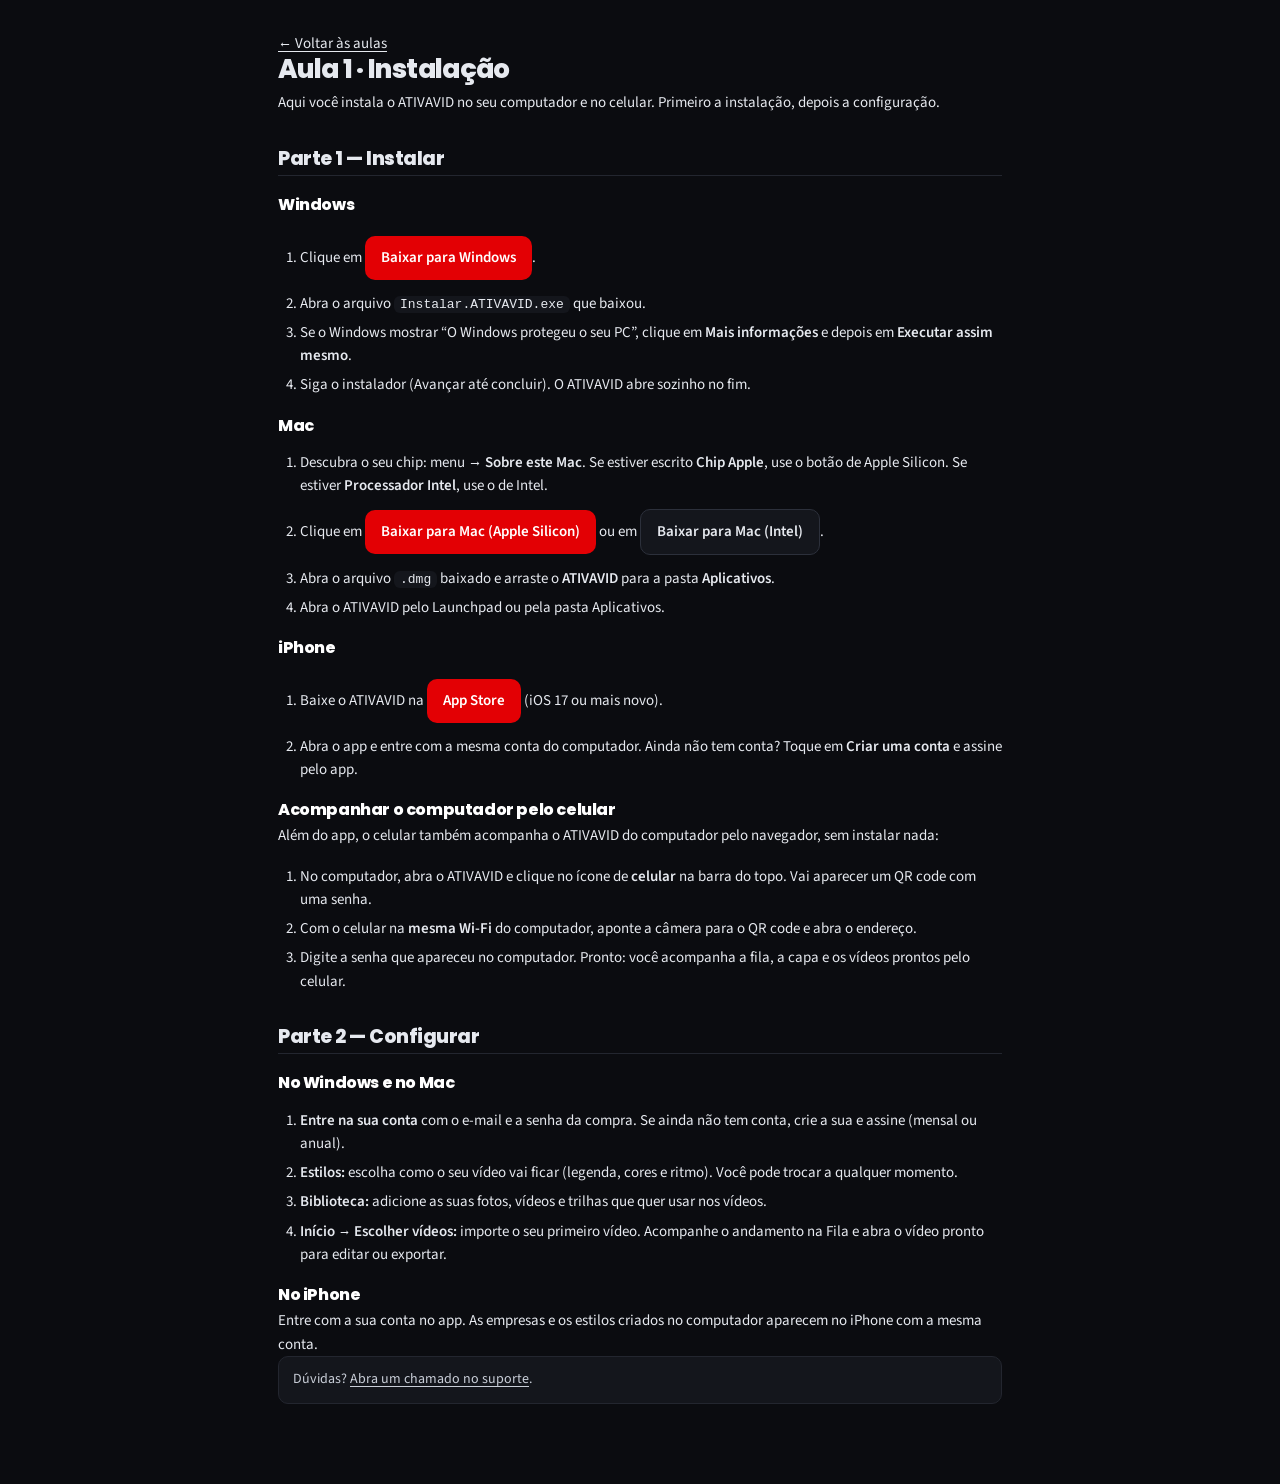
<file: instalacao.html>
<!doctype html>
<html lang="pt-BR">
<head>
  <meta charset="utf-8">
  <meta name="viewport" content="width=device-width, initial-scale=1">
  <title>Aula 1 · Instalação — ATIVAVID</title>
  <meta name="robots" content="noindex, follow">
  <meta name="theme-color" content="#0b0c10">
  <meta name="color-scheme" content="dark">
  <link rel="icon" href="/assets/icon-64.png" type="image/png" sizes="64x64">
  <link rel="stylesheet" href="/styles.css?v=20261012a">
  <style>
    .aula { max-width: 760px; margin: 32px auto; padding: 0 18px 48px; color: #e6e9ef; line-height: 1.55; }
    .aula h1 { font-size: 26px; margin: 0 0 8px; }
    .aula h2 { font-size: 19px; margin: 34px 0 10px; border-bottom: 1px solid #23262f; padding-bottom: 6px; }
    .aula h3 { font-size: 16px; margin: 20px 0 6px; color: #ffffff; }
    .aula p, .aula li { font-size: 15px; }
    .aula ol { padding-left: 22px; }
    .aula li { margin: 6px 0; }
    .aula .nota { padding: 12px 14px; border-radius: 10px; background: #14161c; border: 1px solid #23262f; color: #c9ced8; font-size: 14px; }
    .aula .bt { display: inline-block; margin: 6px 0; padding: 10px 16px; border-radius: 10px; background: #e30004; color: #fff; font-weight: 700; text-decoration: none; }
    .aula .bt-fraco { background: #14161c; border: 1px solid #2c303b; color: #e6e9ef; }
    .aula code { background: #14161c; padding: 1px 6px; border-radius: 6px; font-size: 13px; }
  </style>
</head>
<body>
  <main class="aula">
    <p><a href="/aulas">← Voltar às aulas</a></p>
    <h1>Aula 1 · Instalação</h1>
    <p>Aqui você instala o ATIVAVID no seu computador e no celular. Primeiro a instalação, depois a configuração.</p>

    <h2>Parte 1 — Instalar</h2>

    <h3>Windows</h3>
    <ol>
      <li>Clique em <a class="bt" href="/download/windows">Baixar para Windows</a>.</li>
      <li>Abra o arquivo <code>Instalar.ATIVAVID.exe</code> que baixou.</li>
      <li>Se o Windows mostrar “O Windows protegeu o seu PC”, clique em <strong>Mais informações</strong> e depois em <strong>Executar assim mesmo</strong>.</li>
      <li>Siga o instalador (Avançar até concluir). O ATIVAVID abre sozinho no fim.</li>
    </ol>

    <h3>Mac</h3>
    <ol>
      <li>Descubra o seu chip: menu  → <strong>Sobre este Mac</strong>. Se estiver escrito <strong>Chip Apple</strong>, use o botão de Apple Silicon. Se estiver <strong>Processador Intel</strong>, use o de Intel.</li>
      <li>Clique em <a class="bt" href="/download/mac">Baixar para Mac (Apple Silicon)</a> ou em <a class="bt bt-fraco" href="/download/mac-intel">Baixar para Mac (Intel)</a>.</li>
      <li>Abra o arquivo <code>.dmg</code> baixado e arraste o <strong>ATIVAVID</strong> para a pasta <strong>Aplicativos</strong>.</li>
      <li>Abra o ATIVAVID pelo Launchpad ou pela pasta Aplicativos.</li>
    </ol>

    <h3>iPhone</h3>
    <ol>
      <li>Baixe o ATIVAVID na <a class="bt" href="https://apps.apple.com/br/app/ativavid-editor-com-ia/id6819453789" target="_blank" rel="noopener">App Store</a> (iOS 17 ou mais novo).</li>
      <li>Abra o app e entre com a mesma conta do computador. Ainda não tem conta? Toque em <strong>Criar uma conta</strong> e assine pelo app.</li>
    </ol>

    <h3>Acompanhar o computador pelo celular</h3>
    <p>Além do app, o celular também acompanha o ATIVAVID do computador pelo navegador, sem instalar nada:</p>
    <ol>
      <li>No computador, abra o ATIVAVID e clique no ícone de <strong>celular</strong> na barra do topo. Vai aparecer um QR code com uma senha.</li>
      <li>Com o celular na <strong>mesma Wi-Fi</strong> do computador, aponte a câmera para o QR code e abra o endereço.</li>
      <li>Digite a senha que apareceu no computador. Pronto: você acompanha a fila, a capa e os vídeos prontos pelo celular.</li>
    </ol>

    <h2>Parte 2 — Configurar</h2>

    <h3>No Windows e no Mac</h3>
    <ol>
      <li><strong>Entre na sua conta</strong> com o e-mail e a senha da compra. Se ainda não tem conta, crie a sua e assine (mensal ou anual).</li>
      <li><strong>Estilos:</strong> escolha como o seu vídeo vai ficar (legenda, cores e ritmo). Você pode trocar a qualquer momento.</li>
      <li><strong>Biblioteca:</strong> adicione as suas fotos, vídeos e trilhas que quer usar nos vídeos.</li>
      <li><strong>Início → Escolher vídeos:</strong> importe o seu primeiro vídeo. Acompanhe o andamento na Fila e abra o vídeo pronto para editar ou exportar.</li>
    </ol>

    <h3>No iPhone</h3>
    <p>Entre com a sua conta no app. As empresas e os estilos criados no computador aparecem no iPhone com a mesma conta.</p>

    <p class="nota">Dúvidas? <a href="/suporte">Abra um chamado no suporte</a>.</p>
  </main>
</body>
</html>
</file>
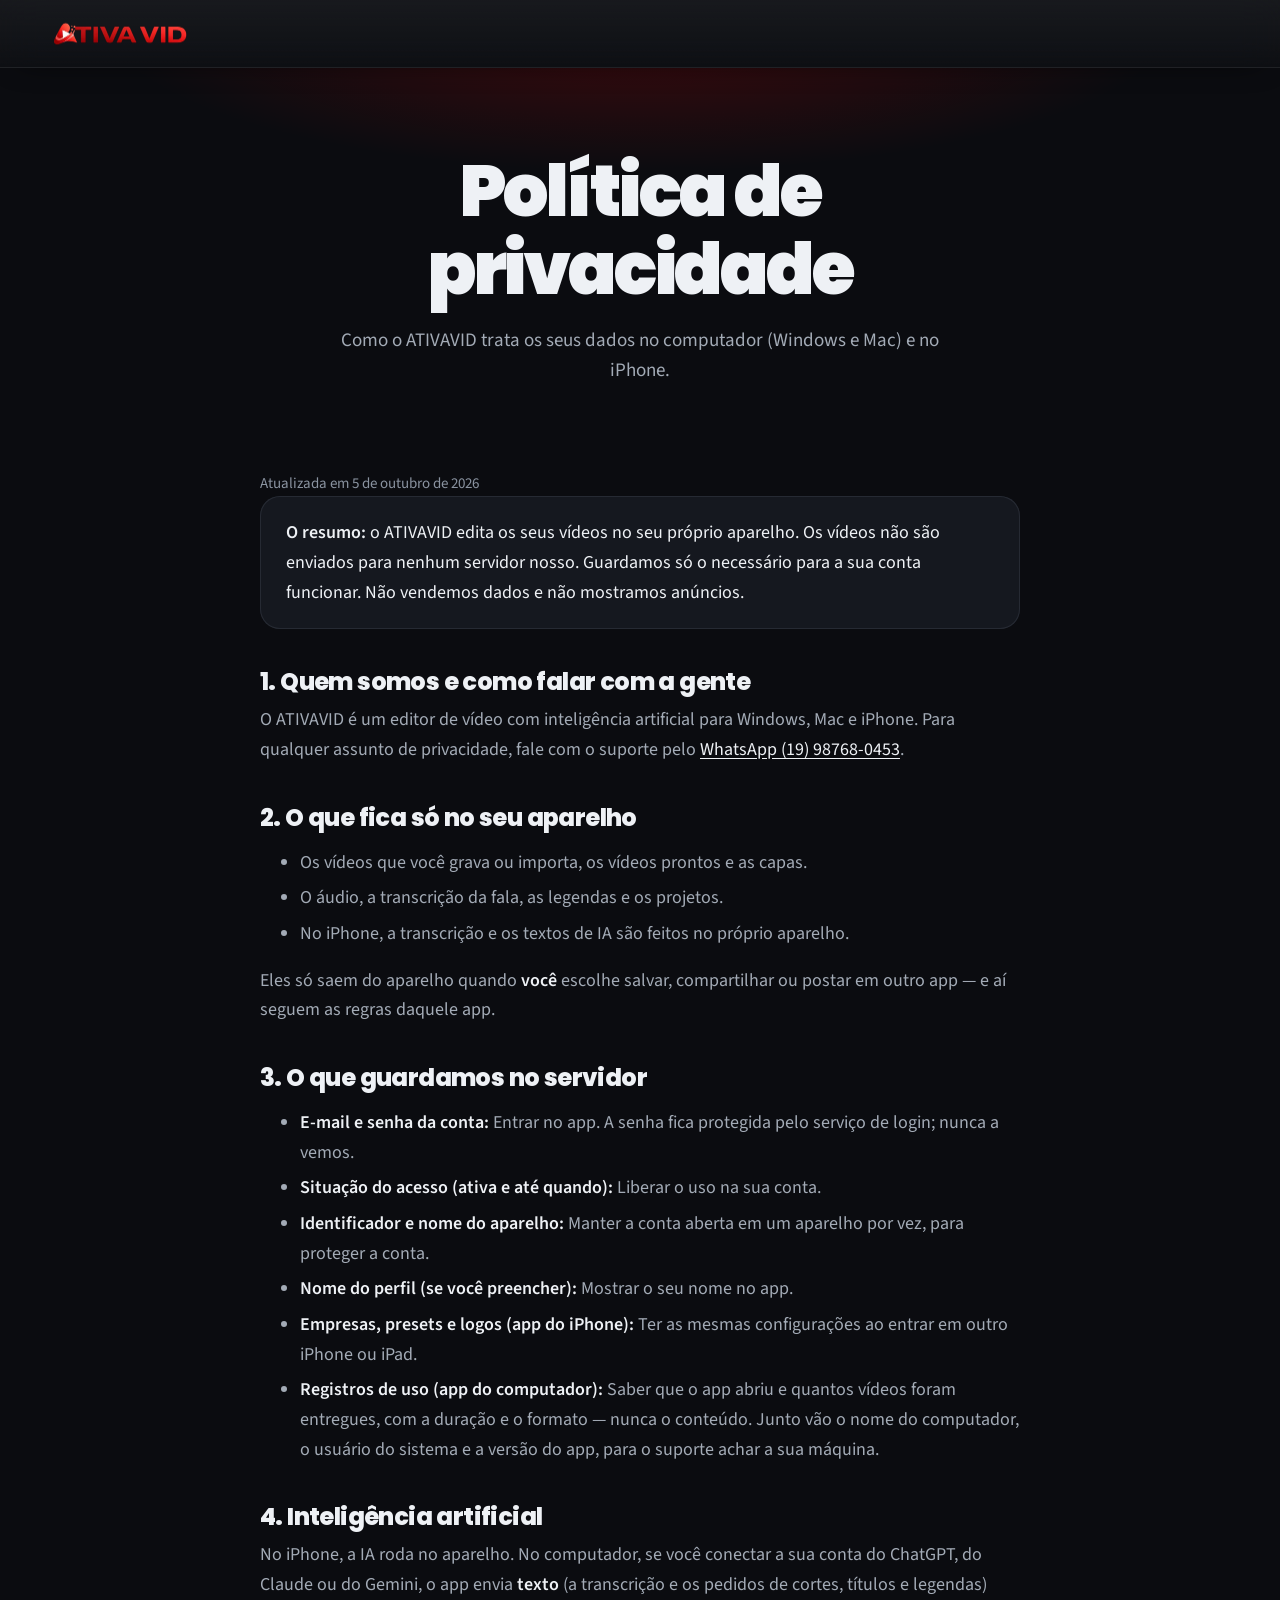
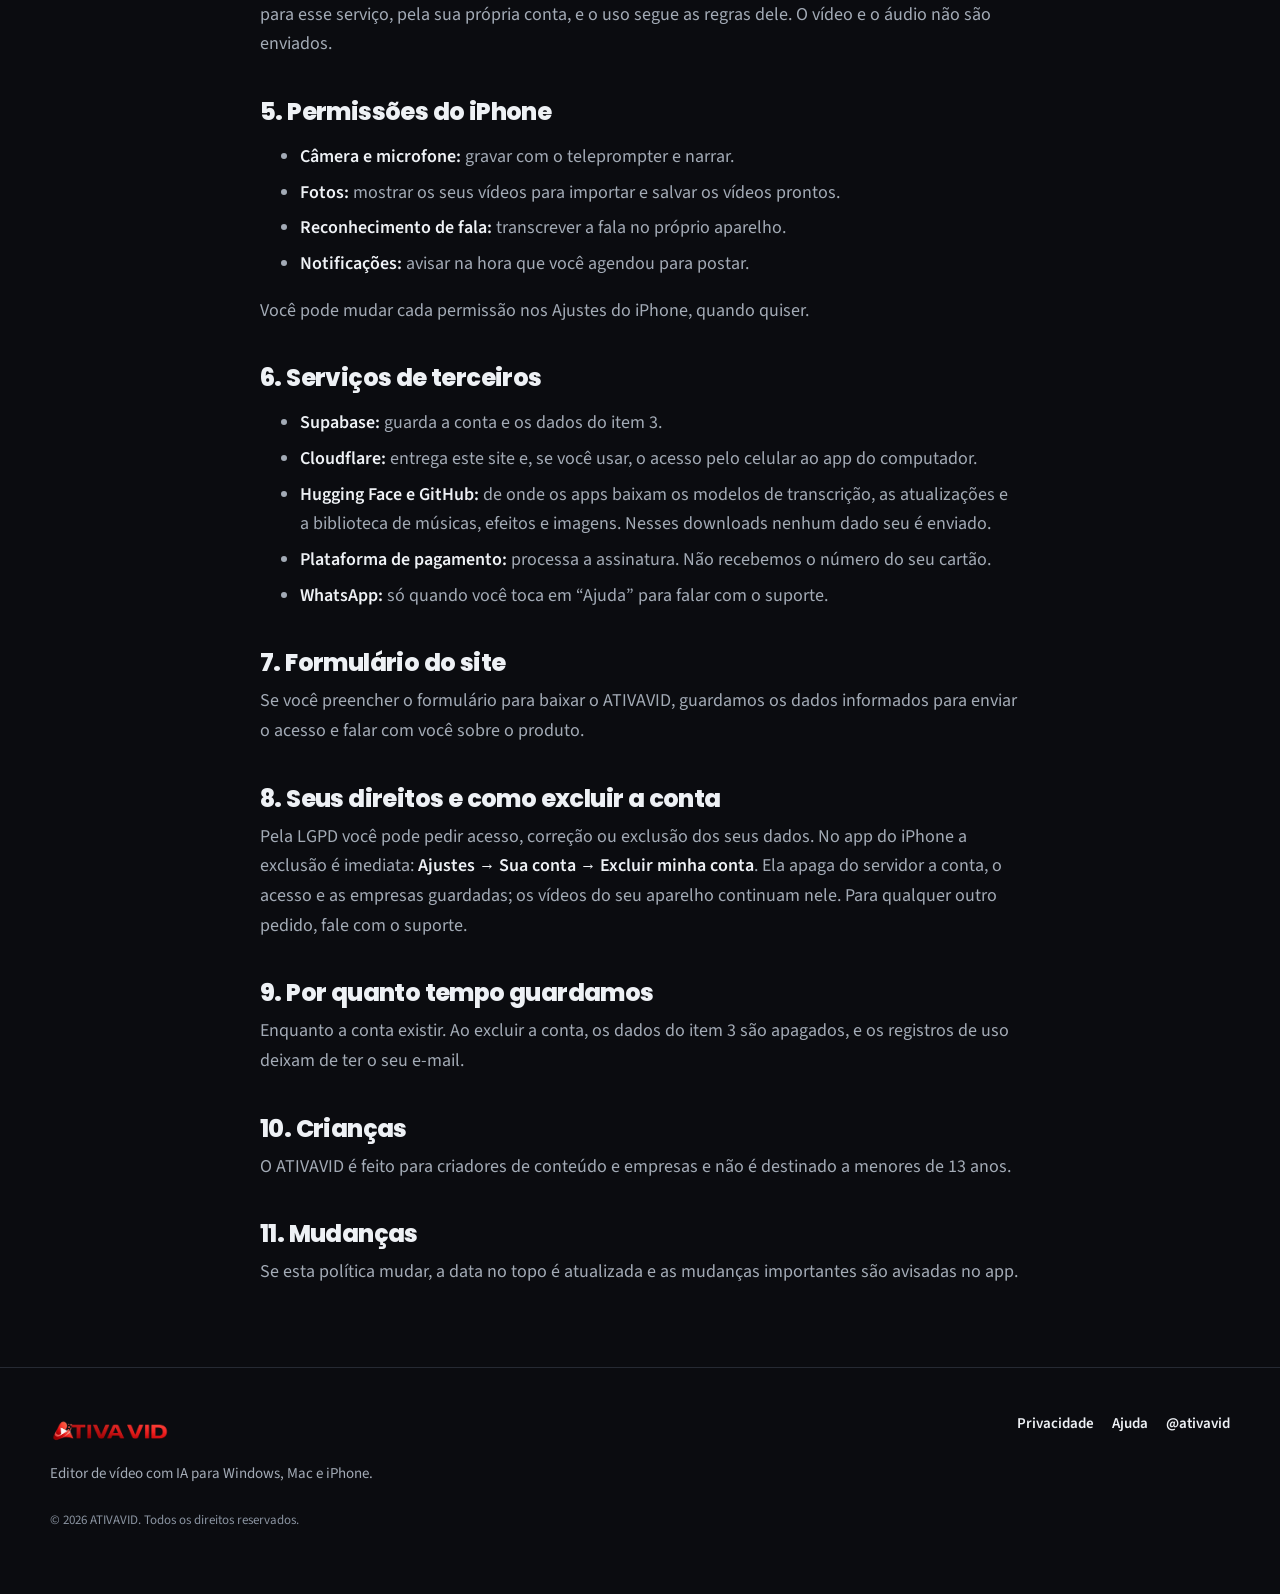
<file: privacidade.html>
<!doctype html>
<html lang="pt-BR">
<head>
  <meta charset="utf-8">
  <meta name="viewport" content="width=device-width, initial-scale=1">
  <title>Política de privacidade — ATIVAVID</title>
  <meta name="description" content="Como o ATIVAVID trata os seus dados no computador e no iPhone. Os vídeos ficam no seu aparelho.">
  <link rel="canonical" href="https://ativavid.com/privacidade">
  <meta name="robots" content="index, follow">
  <meta name="theme-color" content="#0b0c10">
  <meta name="color-scheme" content="dark">
  <meta property="og:type" content="website">
  <meta property="og:url" content="https://ativavid.com/privacidade">
  <meta property="og:site_name" content="ATIVAVID">
  <meta property="og:locale" content="pt_BR">
  <meta property="og:title" content="Política de privacidade — ATIVAVID">
  <meta property="og:description" content="Como o ATIVAVID trata os seus dados no computador e no iPhone. Os vídeos ficam no seu aparelho.">
  <meta property="og:image" content="https://ativavid.com/assets/og.jpg">
  <meta property="og:image:width" content="1200">
  <meta property="og:image:height" content="630">
  <meta name="twitter:card" content="summary_large_image">
  <link rel="icon" href="/assets/icon-64.png" type="image/png" sizes="64x64">
  <link rel="apple-touch-icon" href="/assets/apple-touch-icon.png">
  <link rel="alternate" type="text/markdown" href="/llms.txt" title="ATIVAVID para agentes de IA">
  <link rel="ai-catalog" href="/.well-known/ai-catalog.json">
  <link rel="preload" as="font" type="font/woff2" href="/assets/fonts/poppins-900.woff2" crossorigin>
  <link rel="preload" as="font" type="font/woff2" href="/assets/fonts/source-sans-3.woff2" crossorigin>
  <link rel="stylesheet" href="/styles.css?v=20261003l">
  <script type="application/ld+json">
  {
    "@context": "https://schema.org",
    "@type": "WebPage",
    "@id": "https://ativavid.com/privacidade#pagina",
    "url": "https://ativavid.com/privacidade",
    "name": "Política de privacidade — ATIVAVID",
    "inLanguage": "pt-BR",
    "isPartOf": { "@id": "https://ativavid.com/#website" },
    "about": { "@id": "https://ativavid.com/#app" },
    "breadcrumb": {
      "@type": "BreadcrumbList",
      "itemListElement": [
        { "@type": "ListItem", "position": 1, "name": "ATIVAVID", "item": "https://ativavid.com/" },
        { "@type": "ListItem", "position": 2, "name": "Privacidade", "item": "https://ativavid.com/privacidade" }
      ]
    }
  }
  </script>
  <style>
    .legal { max-width: 760px; margin: 0 auto; padding: 0 0 80px; }
    .legal h2 { font-size: 24px; margin: 40px 0 10px; }
    .legal p, .legal li { color: var(--dim); font-size: 18px; line-height: 1.65; }
    .legal li { margin: 6px 0; }
    .legal strong { color: var(--text); }
    .legal a { color: var(--text); text-decoration: underline; text-underline-offset: 3px; }
    .legal .resumo { border-radius: 20px; padding: 22px 26px; background: var(--panel); box-shadow: inset 0 0 0 1px var(--line); }
    .legal .resumo p { margin: 0; color: var(--text); }
    .legal table { width: 100%; border-collapse: collapse; margin: 10px 0; font-size: 17px; }
    .legal th, .legal td { text-align: left; padding: 12px 10px; border-bottom: 1px solid var(--line); vertical-align: top; color: var(--dim); }
    .legal th { color: var(--text); font-family: var(--display); font-weight: 700; font-size: 15px; }
    .legal .data { color: var(--fine); font-size: 15px; }
    .ajuda-zap { margin: 8px 0 4px; }
    .legal .passo-card { margin: 12px 0; }
    .legal .passo-card p { margin: 0 0 18px; }
  </style>
</head>
<body class="pg-legal">

<a class="skip" href="#conteudo">Ir para o conteúdo</a>

<header class="nav vidro-barra">
  <div class="wrap nav-in">
    <span class="brand">
      <img src="/assets/logo-280.webp" alt="ATIVAVID" width="140" height="44" decoding="async">
    </span>
  </div>
</header>

<main id="conteudo">
  <section class="dl-hero">
    <div class="wrap dl-hero-in">
      <h1>Política de privacidade</h1>
      <p class="lead dl-lead">Como o ATIVAVID trata os seus dados no computador (Windows e Mac) e no iPhone.</p>
    </div>
  </section>

  <section class="wrap legal">
    <p class="data">Atualizada em 5 de outubro de 2026</p>
    <div class="resumo"><p><strong>O resumo:</strong> o ATIVAVID edita os seus vídeos no seu próprio aparelho.
    Os vídeos não são enviados para nenhum servidor nosso. Guardamos só o necessário para a sua conta funcionar.
    Não vendemos dados e não mostramos anúncios.</p></div>

    <h2>1. Quem somos e como falar com a gente</h2>
    <p>O ATIVAVID é um editor de vídeo com inteligência artificial para Windows, Mac e iPhone. Para qualquer
    assunto de privacidade, fale com o suporte pelo
    <a href="https://wa.me/5519987680453">WhatsApp (19) 98768-0453</a>.</p>

    <h2>2. O que fica só no seu aparelho</h2>
    <ul>
      <li>Os vídeos que você grava ou importa, os vídeos prontos e as capas.</li>
      <li>O áudio, a transcrição da fala, as legendas e os projetos.</li>
      <li>No iPhone, a transcrição e os textos de IA são feitos no próprio aparelho.</li>
    </ul>
    <p>Eles só saem do aparelho quando <strong>você</strong> escolhe salvar, compartilhar ou postar em outro app — e aí
    seguem as regras daquele app.</p>

    <h2>3. O que guardamos no servidor</h2>
    <ul>
      <li><strong>E-mail e senha da conta:</strong> Entrar no app. A senha fica protegida pelo serviço de login; nunca a vemos.</li>
      <li><strong>Situação do acesso (ativa e até quando):</strong> Liberar o uso na sua conta.</li>
      <li><strong>Identificador e nome do aparelho:</strong> Manter a conta aberta em um aparelho por vez, para proteger a conta.</li>
      <li><strong>Nome do perfil (se você preencher):</strong> Mostrar o seu nome no app.</li>
      <li><strong>Empresas, presets e logos (app do iPhone):</strong> Ter as mesmas configurações ao entrar em outro iPhone ou iPad.</li>
      <li><strong>Registros de uso (app do computador):</strong> Saber que o app abriu e quantos vídeos foram entregues, com a duração e o formato — nunca o conteúdo. Junto vão o nome do computador, o usuário do sistema e a versão do app, para o suporte achar a sua máquina.</li>
    </ul>

    <h2>4. Inteligência artificial</h2>
    <p>No iPhone, a IA roda no aparelho. No computador, se você conectar a sua conta do ChatGPT, do Claude ou do
    Gemini, o app envia <strong>texto</strong> (a transcrição e os pedidos de cortes, títulos e legendas) para esse
    serviço, pela sua própria conta, e o uso segue as regras dele. O vídeo e o áudio não são enviados.</p>

    <h2>5. Permissões do iPhone</h2>
    <ul>
      <li><strong>Câmera e microfone:</strong> gravar com o teleprompter e narrar.</li>
      <li><strong>Fotos:</strong> mostrar os seus vídeos para importar e salvar os vídeos prontos.</li>
      <li><strong>Reconhecimento de fala:</strong> transcrever a fala no próprio aparelho.</li>
      <li><strong>Notificações:</strong> avisar na hora que você agendou para postar.</li>
    </ul>
    <p>Você pode mudar cada permissão nos Ajustes do iPhone, quando quiser.</p>

    <h2>6. Serviços de terceiros</h2>
    <ul>
      <li><strong>Supabase:</strong> guarda a conta e os dados do item 3.</li>
      <li><strong>Cloudflare:</strong> entrega este site e, se você usar, o acesso pelo celular ao app do computador.</li>
      <li><strong>Hugging Face e GitHub:</strong> de onde os apps baixam os modelos de transcrição, as atualizações e a biblioteca de músicas, efeitos e imagens. Nesses downloads nenhum dado seu é enviado.</li>
      <li><strong>Plataforma de pagamento:</strong> processa a assinatura. Não recebemos o número do seu cartão.</li>
      <li><strong>WhatsApp:</strong> só quando você toca em “Ajuda” para falar com o suporte.</li>
    </ul>

    <h2>7. Formulário do site</h2>
    <p>Se você preencher o formulário para baixar o ATIVAVID, guardamos os dados informados para enviar o acesso e
    falar com você sobre o produto.</p>

    <h2>8. Seus direitos e como excluir a conta</h2>
    <p>Pela LGPD você pode pedir acesso, correção ou exclusão dos seus dados. No app do iPhone a exclusão é imediata:
    <strong>Ajustes → Sua conta → Excluir minha conta</strong>. Ela apaga do servidor a conta, o acesso e as empresas
    guardadas; os vídeos do seu aparelho continuam nele. Para qualquer outro pedido, fale com o suporte.</p>

    <h2>9. Por quanto tempo guardamos</h2>
    <p>Enquanto a conta existir. Ao excluir a conta, os dados do item 3 são apagados, e os registros de uso deixam de
    ter o seu e-mail.</p>

    <h2>10. Crianças</h2>
    <p>O ATIVAVID é feito para criadores de conteúdo e empresas e não é destinado a menores de 13 anos.</p>

    <h2>11. Mudanças</h2>
    <p>Se esta política mudar, a data no topo é atualizada e as mudanças importantes são avisadas no app.</p>
  </section>
</main>

<footer class="foot">
  <div class="wrap foot-in">
    <div>
      <img src="/assets/logo-280.webp" alt="ATIVAVID" width="120" height="38" loading="lazy" decoding="async">
      <p>Editor de vídeo com IA para Windows, Mac e iPhone.</p>
    </div>
    <div class="foot-links">
      <a href="/privacidade">Privacidade</a>
      <a href="/suporte">Ajuda</a>
      <a href="https://instagram.com/ativavid" rel="noopener me" target="_blank" aria-label="@ativavid no Instagram (abre em nova aba)">@ativavid</a>
    </div>
    <p class="fine">© <span id="ano">2026</span> ATIVAVID. Todos os direitos reservados.</p>
  </div>
</footer>
</body>
</html>
</file>
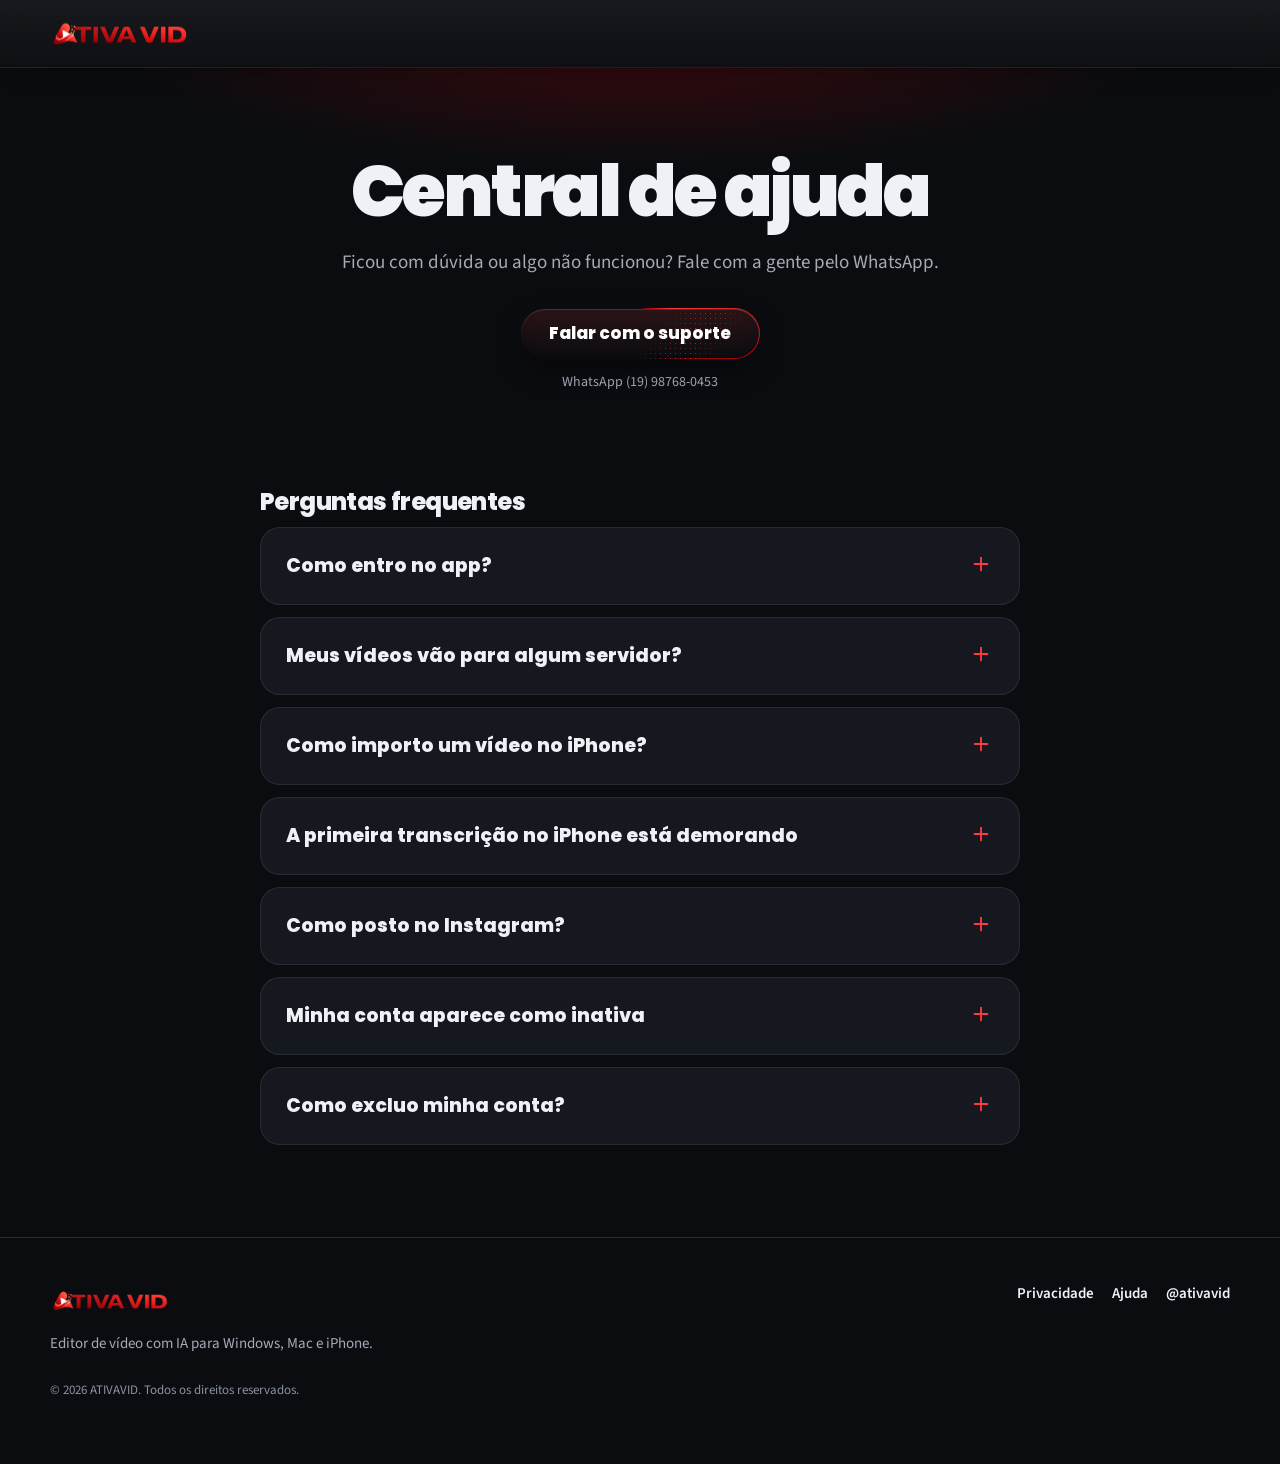
<file: suporte.html>
<!doctype html>
<html lang="pt-BR">
<head>
  <meta charset="utf-8">
  <meta name="viewport" content="width=device-width, initial-scale=1">
  <title>Central de ajuda — ATIVAVID</title>
  <meta name="description" content="Ajuda do ATIVAVID: como entrar, importar, editar, postar e falar com o suporte pelo WhatsApp.">
  <link rel="canonical" href="https://ativavid.com/suporte">
  <meta name="robots" content="index, follow">
  <meta name="theme-color" content="#0b0c10">
  <meta name="color-scheme" content="dark">
  <meta property="og:type" content="website">
  <meta property="og:url" content="https://ativavid.com/suporte">
  <meta property="og:site_name" content="ATIVAVID">
  <meta property="og:locale" content="pt_BR">
  <meta property="og:title" content="Central de ajuda — ATIVAVID">
  <meta property="og:description" content="Ajuda do ATIVAVID: como entrar, importar, editar, postar e falar com o suporte pelo WhatsApp.">
  <meta property="og:image" content="https://ativavid.com/assets/og.jpg">
  <meta property="og:image:width" content="1200">
  <meta property="og:image:height" content="630">
  <meta name="twitter:card" content="summary_large_image">
  <link rel="icon" href="/assets/icon-64.png" type="image/png" sizes="64x64">
  <link rel="apple-touch-icon" href="/assets/apple-touch-icon.png">
  <link rel="alternate" type="text/markdown" href="/llms.txt" title="ATIVAVID para agentes de IA">
  <link rel="ai-catalog" href="/.well-known/ai-catalog.json">
  <link rel="preload" as="font" type="font/woff2" href="/assets/fonts/poppins-900.woff2" crossorigin>
  <link rel="preload" as="font" type="font/woff2" href="/assets/fonts/source-sans-3.woff2" crossorigin>
  <link rel="stylesheet" href="/styles.css?v=20261003l">
  <script type="application/ld+json">
  {
    "@context": "https://schema.org",
    "@type": "WebPage",
    "@id": "https://ativavid.com/suporte#pagina",
    "url": "https://ativavid.com/suporte",
    "name": "Central de ajuda — ATIVAVID",
    "inLanguage": "pt-BR",
    "isPartOf": { "@id": "https://ativavid.com/#website" },
    "about": { "@id": "https://ativavid.com/#app" },
    "breadcrumb": {
      "@type": "BreadcrumbList",
      "itemListElement": [
        { "@type": "ListItem", "position": 1, "name": "ATIVAVID", "item": "https://ativavid.com/" },
        { "@type": "ListItem", "position": 2, "name": "Ajuda", "item": "https://ativavid.com/suporte" }
      ]
    }
  }
  </script>
  <style>
    .legal { max-width: 760px; margin: 0 auto; padding: 0 0 80px; }
    .legal h2 { font-size: 24px; margin: 40px 0 10px; }
    .legal p, .legal li { color: var(--dim); font-size: 18px; line-height: 1.65; }
    .legal li { margin: 6px 0; }
    .legal strong { color: var(--text); }
    .legal a { color: var(--text); text-decoration: underline; text-underline-offset: 3px; }
    .legal .resumo { border-radius: 20px; padding: 22px 26px; background: var(--panel); box-shadow: inset 0 0 0 1px var(--line); }
    .legal .resumo p { margin: 0; color: var(--text); }
    .legal table { width: 100%; border-collapse: collapse; margin: 10px 0; font-size: 17px; }
    .legal th, .legal td { text-align: left; padding: 12px 10px; border-bottom: 1px solid var(--line); vertical-align: top; color: var(--dim); }
    .legal th { color: var(--text); font-family: var(--display); font-weight: 700; font-size: 15px; }
    .legal .data { color: var(--fine); font-size: 15px; }
    .ajuda-zap { margin: 8px 0 4px; }
    .legal .passo-card { margin: 12px 0; }
    .legal .passo-card p { margin: 0 0 18px; }
  </style>
</head>
<body class="pg-legal">

<a class="skip" href="#conteudo">Ir para o conteúdo</a>

<header class="nav vidro-barra">
  <div class="wrap nav-in">
    <span class="brand">
      <img src="/assets/logo-280.webp" alt="ATIVAVID" width="140" height="44" decoding="async">
    </span>
  </div>
</header>

<main id="conteudo">
  <section class="dl-hero">
    <div class="wrap dl-hero-in">
      <h1>Central de ajuda</h1>
      <p class="lead dl-lead">Ficou com dúvida ou algo não funcionou? Fale com a gente pelo WhatsApp.</p>
      <div class="ajuda-zap">
        <a class="btn btn-primary alc-shiny btn-lg" href="https://wa.me/5519987680453?text=Ol%C3%A1!%20Preciso%20de%20ajuda%20com%20o%20ATIVAVID." data-cta="ajuda-whatsapp">
          <span class="alc-dots" aria-hidden="true"></span><span class="alc-btn-content">Falar com o suporte</span>
        </a>
      </div>
      <p class="micro-line">WhatsApp (19) 98768-0453</p>
    </div>
  </section>

  <section class="wrap legal">
    <h2>Perguntas frequentes</h2>
    <details class="passo-card"><summary>Como entro no app?</summary>
      <p>Use o e-mail e a senha da sua conta ATIVAVID. Esqueceu a senha? Na tela de entrar, toque em
      “Esqueci a senha” e siga o link que chega no seu e-mail.</p></details>
    <details class="passo-card"><summary>Meus vídeos vão para algum servidor?</summary>
      <p>Não. A edição acontece no seu aparelho. Veja a <a href="/privacidade">política de privacidade</a>.</p></details>
    <details class="passo-card"><summary>Como importo um vídeo no iPhone?</summary>
      <p>Toque no “+” e escolha <strong>Da galeria</strong>. Os vídeos aparecem do mais recente para o mais antigo, e dá
      para filtrar por álbum. Marque até 4: eles viram um vídeo só, na ordem tocada.</p></details>
    <details class="passo-card"><summary>A primeira transcrição no iPhone está demorando</summary>
      <p>No primeiro vídeo o app baixa o modelo de transcrição (cerca de 630 MB). Use o Wi-Fi e deixe o app aberto;
      depois disso a transcrição é rápida e funciona até sem internet.</p></details>
    <details class="passo-card"><summary>Como posto no Instagram?</summary>
      <p>No editor, toque no botão de compartilhar e em <strong>Postar no Instagram</strong>. O vídeo vai para a galeria,
      a legenda do post é copiada e o Instagram abre com o vídeo escolhido.</p></details>
    <details class="passo-card"><summary>Minha conta aparece como inativa</summary>
      <p>No iPhone, toque em <strong>Atualizar</strong> em Ajustes → Sua conta. Se continuar inativa, fale com o suporte.</p></details>
    <details class="passo-card"><summary>Como excluo minha conta?</summary>
      <p>No app do iPhone: <strong>Ajustes → Sua conta → Excluir minha conta</strong>. A conta e os dados guardados no
      servidor são apagados na hora; os vídeos do seu aparelho continuam nele. Pelo computador, peça ao suporte.</p></details>
  </section>
</main>

<footer class="foot">
  <div class="wrap foot-in">
    <div>
      <img src="/assets/logo-280.webp" alt="ATIVAVID" width="120" height="38" loading="lazy" decoding="async">
      <p>Editor de vídeo com IA para Windows, Mac e iPhone.</p>
    </div>
    <div class="foot-links">
      <a href="/privacidade">Privacidade</a>
      <a href="/suporte">Ajuda</a>
      <a href="https://instagram.com/ativavid" rel="noopener me" target="_blank" aria-label="@ativavid no Instagram (abre em nova aba)">@ativavid</a>
    </div>
    <p class="fine">© <span id="ano">2026</span> ATIVAVID. Todos os direitos reservados.</p>
  </div>
</footer>
</body>
</html>
</file>
<file: styles.css>
/* ATIVAVID — página de vendas: "o dia da loja".
   Identidade do app (fundo quase preto, vermelho da marca, verde-azulado de
   "concluído", Poppins + Source Sans 3) com Liquid Glass na camada que
   flutua. Fontes em assets/fonts (recorte latin do Google Fonts, OFL), com
   reserva Arial medida para a troca de fonte não mover nada. */

@font-face { font-family: "Poppins"; font-style: normal; font-weight: 400; font-display: swap; src: url("assets/fonts/poppins-400.woff2") format("woff2"); unicode-range: U+0000-00FF, U+0131, U+0152-0153, U+02BB-02BC, U+02C6, U+02DA, U+02DC, U+0304, U+0308, U+0329, U+2000-206F, U+20AC, U+2122, U+2191, U+2193, U+2212, U+2215, U+FEFF, U+FFFD; }
@font-face { font-family: "Poppins"; font-style: normal; font-weight: 600; font-display: swap; src: url("assets/fonts/poppins-600.woff2") format("woff2"); unicode-range: U+0000-00FF, U+0131, U+0152-0153, U+02BB-02BC, U+02C6, U+02DA, U+02DC, U+0304, U+0308, U+0329, U+2000-206F, U+20AC, U+2122, U+2191, U+2193, U+2212, U+2215, U+FEFF, U+FFFD; }
@font-face { font-family: "Poppins"; font-style: normal; font-weight: 800; font-display: swap; src: url("assets/fonts/poppins-800.woff2") format("woff2"); unicode-range: U+0000-00FF, U+0131, U+0152-0153, U+02BB-02BC, U+02C6, U+02DA, U+02DC, U+0304, U+0308, U+0329, U+2000-206F, U+20AC, U+2122, U+2191, U+2193, U+2212, U+2215, U+FEFF, U+FFFD; }
@font-face { font-family: "Poppins"; font-style: normal; font-weight: 900; font-display: swap; src: url("assets/fonts/poppins-900.woff2") format("woff2"); unicode-range: U+0000-00FF, U+0131, U+0152-0153, U+02BB-02BC, U+02C6, U+02DA, U+02DC, U+0304, U+0308, U+0329, U+2000-206F, U+20AC, U+2122, U+2191, U+2193, U+2212, U+2215, U+FEFF, U+FFFD; }
@font-face { font-family: "Source Sans 3"; font-style: normal; font-weight: 400 600; font-display: swap; src: url("assets/fonts/source-sans-3.woff2") format("woff2"); unicode-range: U+0000-00FF, U+0131, U+0152-0153, U+02BB-02BC, U+02C6, U+02DA, U+02DC, U+0304, U+0308, U+0329, U+2000-206F, U+20AC, U+2122, U+2191, U+2193, U+2212, U+2215, U+FEFF, U+FFFD; }

/* Fallback com as MEDIDAS da fonte real. Quando a Poppins chegava depois da
   primeira pintura (celular lento), o titulo mudava de largura, quebrava a
   linha diferente e empurrava o paragrafo de baixo (CLS 0,105 numa rodada do
   Lighthouse). Com a Arial ajustada para ocupar a mesma caixa, a troca de
   fonte nao move nada. Larguras medidas no Chrome, pesos a pesos. */
@font-face { font-family: "Poppins Fallback"; font-weight: 400; src: local("Arial"), local("ArialMT"), local("Liberation Sans"), local("Arimo"); size-adjust: 109.96%; ascent-override: 95.49%; descent-override: 31.83%; line-gap-override: 9.09%; }
@font-face { font-family: "Poppins Fallback"; font-weight: 600; src: local("Arial Bold"), local("Arial-BoldMT"), local("Liberation Sans Bold"), local("Arimo Bold"); size-adjust: 105.51%; ascent-override: 99.52%; descent-override: 33.17%; line-gap-override: 9.48%; }
@font-face { font-family: "Poppins Fallback"; font-weight: 700 800; src: local("Arial Bold"), local("Arial-BoldMT"), local("Liberation Sans Bold"), local("Arimo Bold"); size-adjust: 106.74%; ascent-override: 98.37%; descent-override: 32.79%; line-gap-override: 9.37%; }
@font-face { font-family: "Poppins Fallback"; font-weight: 900; src: local("Arial Bold"), local("Arial-BoldMT"), local("Liberation Sans Bold"), local("Arimo Bold"); size-adjust: 107.31%; ascent-override: 97.85%; descent-override: 32.62%; line-gap-override: 9.32%; }
@font-face { font-family: "Source Sans Fallback"; font-weight: 400; src: local("Arial"), local("ArialMT"), local("Liberation Sans"), local("Arimo"); size-adjust: 90.63%; ascent-override: 112.99%; descent-override: 44.14%; line-gap-override: 0.00%; }
@font-face { font-family: "Source Sans Fallback"; font-weight: 600 900; src: local("Arial Bold"), local("Arial-BoldMT"), local("Liberation Sans Bold"), local("Arimo Bold"); size-adjust: 87.96%; ascent-override: 116.42%; descent-override: 45.48%; line-gap-override: 0.00%; }

:root {
  --bg: #0b0c10;
  --bg-2: #101218;
  --panel: #15181f;
  --panel-2: #1b1f28;
  --line: #262a33;
  --line-2: #333947;
  --text: #eef1f5;
  --dim: #a3abb6;
  --hora-off: #7a8290;  /* horário que ainda não chegou: 4,9:1 em texto grande */
  --red: #ff0004;
  --red-2: #ff3b3e;
  --red-deep: #e60004; /* fundo de selo com texto branco: 4,81:1 */
  --red-ink: #ff3b3e;  /* texto vermelho pequeno sobre painel: 4,93:1 */
  --teal: #1fd1a8;
  --fine: #8a93a0;     /* letra miúda do rodapé: 6,29:1 */
  --display: "Poppins", "Poppins Fallback", system-ui, -apple-system, "Segoe UI", sans-serif;
  --body: "Source Sans 3", "Source Sans Fallback", "Segoe UI", system-ui, sans-serif;
  --wrap: 1180px;
  --radius: 18px;
  --ease: cubic-bezier(.16, 1, .3, 1);
  --sombra: 0 2px 4px rgba(0, 0, 0, .3), 0 28px 60px -22px rgba(0, 0, 0, .7);
  /* Liquid Glass: tinta escura translúcida + luz de cima + desfoque saturado */
  --vidro-tinta: rgba(24, 27, 35, .46);
  --vidro-luz: linear-gradient(180deg, rgba(255, 255, 255, .11), rgba(255, 255, 255, .035) 40%, rgba(255, 255, 255, .015));
  --vidro-desfoque: blur(18px) saturate(185%);
  --vidro-borda:
    inset 0 1px 0 rgba(255, 255, 255, .32),
    inset 0 -1px 0 rgba(255, 255, 255, .06),
    inset 0 0 0 1px rgba(255, 255, 255, .07);
}

* { box-sizing: border-box; }
html { scroll-behavior: smooth; scrollbar-color: #2c313d var(--bg); accent-color: var(--red); }
@media (prefers-reduced-motion: reduce) { html { scroll-behavior: auto; } }

body {
  margin: 0;
  background: var(--bg);
  color: var(--text);
  font-family: var(--body);
  font-size: 17px;
  line-height: 1.58;
  -webkit-font-smoothing: antialiased;
  caret-color: var(--red);
}
::selection { background: rgba(255, 0, 4, .42); color: #fff; }
img { max-width: 100%; height: auto; display: block; }
a { color: inherit; text-underline-offset: .22em; text-decoration-thickness: 1px; }
a:hover { text-decoration-color: var(--red); }
:focus-visible { outline: 3px solid var(--teal); outline-offset: 3px; border-radius: 6px; }
h1, h2, h3, h4 { font-family: var(--display); margin: 0; line-height: 1.08; letter-spacing: -.025em; text-wrap: balance; }
h2 { font-size: clamp(30px, 3.7vw, 48px); font-weight: 800; }
h3 { font-size: 21px; font-weight: 800; }
p { margin: 0; }
b, strong { font-weight: 600; }
.wrap { width: min(var(--wrap), calc(100% - 40px)); margin-inline: auto; }
.nb { white-space: nowrap; }
.sr-only, .sr-svg { position: absolute !important; width: 1px; height: 1px; padding: 0; margin: -1px; overflow: hidden; clip: rect(0 0 0 0); white-space: nowrap; border: 0; }
.skip { position: absolute; left: -999px; top: 8px; background: var(--red-deep); color: #fff; padding: 8px 12px; border-radius: 8px; }
.skip:focus { left: 8px; z-index: 100; }
.ico { width: 20px; height: 20px; flex: none; fill: none; stroke: currentColor; stroke-width: 2; stroke-linecap: round; stroke-linejoin: round; }

/* ================= Liquid Glass =================
   Vidro só na camada que FLUTUA sobre o conteúdo (barra, régua, janela do
   app, avisos, controles, dock), como no macOS/iOS 26. Três camadas:
   tinta translúcida + desfoque saturado; borda de luz (o ::after, um aro
   mais claro em cima e na diagonal, como a beirada de uma lente); e o
   brilho especular (o ::before) que segue o ponteiro. A refração da borda
   (o fundo dobrando na beirada) vem do filtro SVG #vidro-refracao, que o
   main.js liga só no Chromium — Safari e Firefox não aplicam url() em
   backdrop-filter e ficam com o vidro fosco, que já é bonito sozinho. */
.vidro {
  position: relative;
  isolation: isolate;
  background: var(--vidro-luz), var(--vidro-tinta);
  -webkit-backdrop-filter: var(--vidro-desfoque);
  backdrop-filter: var(--vidro-desfoque);
  box-shadow: var(--vidro-borda), 0 1px 2px rgba(0, 0, 0, .3), 0 24px 50px -20px rgba(0, 0, 0, .72);
}
.vidro::before {
  content: ""; position: absolute; inset: 0; z-index: -1; border-radius: inherit; pointer-events: none;
  background: radial-gradient(70% 90% at var(--gx, 22%) var(--gy, -10%), rgba(255, 255, 255, .17), transparent 62%);
  transition: opacity .4s var(--ease);
}
.vidro::after {
  content: ""; position: absolute; inset: 0; border-radius: inherit; pointer-events: none; padding: 1px;
  background: linear-gradient(150deg, rgba(255, 255, 255, .55), rgba(255, 255, 255, .1) 26%, rgba(255, 255, 255, 0) 48%, rgba(255, 255, 255, .06) 72%, rgba(255, 255, 255, .3));
  -webkit-mask: linear-gradient(#000 0 0) content-box, linear-gradient(#000 0 0);
  -webkit-mask-composite: xor; mask-composite: exclude;
}
.refrata { -webkit-backdrop-filter: url(#vidro-refracao) blur(10px) saturate(190%); backdrop-filter: url(#vidro-refracao) blur(10px) saturate(190%); }
@media (prefers-reduced-transparency: reduce) {
  .vidro, .vidro-barra, .btn-vidro, .vidro-seg { -webkit-backdrop-filter: none !important; backdrop-filter: none !important; background: var(--panel-2) !important; }
}

/* ---------- botões ---------- */
.btn {
  display: inline-flex; align-items: center; justify-content: center; gap: 8px;
  font-family: var(--display); font-weight: 700; text-decoration: none;
  border-radius: 999px; padding: 13px 24px; font-size: 16px; line-height: 1;
  border: 1px solid transparent; transition: transform .2s var(--ease), box-shadow .2s var(--ease), background .2s var(--ease);
  white-space: nowrap; cursor: pointer;
}
.btn-primary { background: var(--red); color: #fff; }
.btn-lg { padding: 16px 28px; font-size: 17px; }
.btn-sm { padding: 10px 18px; font-size: 15px; }
/* botão de vidro (o "secundário" da Apple): cápsula translúcida com aro de luz */
.btn-vidro, .btn-ghost {
  display: inline-flex; align-items: center; justify-content: center; gap: 8px;
  font-family: var(--display); font-weight: 700; font-size: 15px; line-height: 1; text-decoration: none;
  color: var(--text); padding: 13px 22px; border-radius: 999px; border: 0; cursor: pointer;
  background: linear-gradient(180deg, rgba(255, 255, 255, .13), rgba(255, 255, 255, .05)), rgba(30, 34, 44, .5);
  -webkit-backdrop-filter: blur(14px) saturate(180%); backdrop-filter: blur(14px) saturate(180%);
  box-shadow: var(--vidro-borda), 0 10px 26px -14px rgba(0, 0, 0, .8);
  transition: transform .2s var(--ease), background .2s var(--ease), box-shadow .2s var(--ease);
}
.btn-vidro:hover, .btn-ghost:hover { background: linear-gradient(180deg, rgba(255, 255, 255, .2), rgba(255, 255, 255, .08)), rgba(36, 40, 52, .55); transform: translateY(-1px); }
.btn-vidro:active, .btn-ghost:active { transform: scale(.98); }
.btn-mini { padding: 8px 12px; font-size: 13px; gap: 6px; white-space: nowrap; flex: none; }
.btn-mini .ico { width: 16px; height: 16px; }

/* CTA com feixe — a mesma receita visual do aplicativo (5.1.45): o anel é
   um cônico girando por `transform` (compositor) atrás de um miolo grafite
   recuado 1px. Só ~40% do círculo tem cor: parece um feixe andando na borda. */
@keyframes alc-border-spin { to { transform: translate(-50%, -50%) rotate(360deg); } }
.btn-primary.alc-shiny {
  --feixe-a: #a30003; --feixe-b: var(--red-2); --glow: 255 59 62;
  position: relative; overflow: hidden; isolation: isolate; color: #fff;
  border: 0; padding: 14px 25px; background: transparent;
  box-shadow: 0 12px 30px -8px rgb(0 0 0 / .55);
}
.btn-lg.alc-shiny { padding: 17px 29px; }
.btn-sm.alc-shiny { padding: 11px 19px; }
.btn-primary.alc-shiny::before {
  content: ""; position: absolute; z-index: -2; left: 50%; top: 50%; width: 160%; aspect-ratio: 1;
  background: conic-gradient(from 0deg, transparent 0%, var(--feixe-a) 5%, var(--feixe-b) 15%, var(--feixe-a) 30%, transparent 40%, transparent 100%);
  transform: translate(-50%, -50%); animation: alc-border-spin 2.5s linear infinite;
}
.btn-primary.alc-shiny::after {
  content: ""; position: absolute; z-index: -1; inset: 1px; border-radius: inherit;
  background: linear-gradient(#2a1416, #0b0c10);
  box-shadow: inset 0 1px 1px rgb(255 255 255 / .15), inset 0 -2px 6px rgb(0 0 0 / .2);
}
.btn-primary.alc-shiny:hover { transform: translateY(-2px); box-shadow: 0 18px 40px -10px rgb(0 0 0 / .75); }
.btn-primary.alc-shiny:hover::after { box-shadow: inset 0 1px 1px rgb(255 255 255 / .25); }
.alc-dots {
  position: absolute; inset: 0; z-index: 1; pointer-events: none; border-radius: inherit; background-size: 5px 5px;
  background-image: radial-gradient(circle at .5px .5px, rgb(var(--glow) / .6) .5px, transparent 0);
  --alc-dots-mask: linear-gradient(125deg, transparent 54%, rgb(0 0 0 / .85) 66%, rgb(0 0 0 / .85) 74%, transparent 85%);
  -webkit-mask-image: var(--alc-dots-mask); mask-image: var(--alc-dots-mask);
}
.alc-btn-content { position: relative; z-index: 2; display: inline-flex; align-items: center; justify-content: center; gap: 8px; }
/* o feixe gira sempre que a página está à vista. Antes ele pausava quando
   a janela perdia o FOCO (clicar em outro programa, outro monitor): a página
   continuava à vista e o feixe parava. O navegador já congela animação de
   aba escondida sozinho. */

/* ---------- barra de navegação (vidro) ---------- */
.nav { position: sticky; top: 0; z-index: 50; }
.vidro-barra {
  background: linear-gradient(180deg, rgba(255, 255, 255, .06), rgba(255, 255, 255, .015)), rgba(11, 12, 16, .62);
  -webkit-backdrop-filter: blur(22px) saturate(185%); backdrop-filter: blur(22px) saturate(185%);
  box-shadow: inset 0 -1px 0 rgba(255, 255, 255, .08), 0 10px 30px -20px rgba(0, 0, 0, .9);
}
.nav-in { display: flex; align-items: center; justify-content: space-between; gap: 24px; height: 68px; }
.brand img { width: 140px; height: auto; }
.nav-links { display: flex; gap: 6px; padding: 5px; border-radius: 999px; background: rgba(255, 255, 255, .04); box-shadow: inset 0 0 0 1px rgba(255, 255, 255, .06); }
.nav-links a { text-decoration: none; color: var(--dim); font-family: var(--display); font-weight: 600; font-size: 14px; padding: 8px 14px; border-radius: 999px; transition: color .2s, background .2s; }
.nav-links a:hover { color: var(--text); background: rgba(255, 255, 255, .07); }
@media (max-width: 900px) { .nav-links { display: none; } }

/* ================= HERÓI ================= */
.heroi { position: relative; overflow: clip; padding: 72px 0 80px; }
.heroi::before {
  content: ""; position: absolute; inset: -30% -20% 0 -20%; pointer-events: none;
  background:
    radial-gradient(42% 46% at 28% 18%, rgba(255, 0, 4, .26), transparent 70%),
    radial-gradient(30% 40% at 82% 30%, rgba(31, 209, 168, .14), transparent 72%),
    radial-gradient(40% 40% at 64% 78%, rgba(255, 59, 62, .12), transparent 70%);
}
.heroi-in { position: relative; display: grid; grid-template-columns: minmax(0, .95fr) minmax(0, 1.1fr); gap: 56px; align-items: center; }
.heroi h1 { font-size: clamp(34px, 4.4vw, 56px); font-weight: 900; line-height: .98; letter-spacing: -.04em; }
.heroi h1 em { font-style: normal; color: var(--red); font-variant-numeric: tabular-nums; }
.lead { font-size: 19px; color: var(--dim); margin: 26px 0 28px; max-width: 34em; }
.lead strong { color: var(--text); }
.pilula { display: inline-flex; align-items: center; gap: 10px; flex-wrap: wrap; row-gap: 6px; padding: 6px 16px 6px 6px; border-radius: 999px; font-family: var(--display); font-weight: 700; font-size: 14px; white-space: nowrap; margin-bottom: 22px; }
.pilula b { color: var(--red-ink); border-radius: 999px; padding: 4px 10px; font-size: 11px; letter-spacing: .08em; text-transform: uppercase; box-shadow: inset 0 0 0 1px rgba(255, 59, 62, .55); }
.pilula s { color: var(--dim); font-weight: 600; text-decoration-color: var(--red); }
.cta-linha { display: flex; flex-wrap: wrap; gap: 12px; }
.micro { list-style: none; padding: 0; margin: 22px 0 0; display: flex; flex-wrap: wrap; gap: 8px 20px; color: var(--dim); font-size: 15px; }
.micro li { display: inline-flex; align-items: center; gap: 6px; }
.micro .ico { width: 17px; height: 17px; color: var(--teal); stroke-width: 2.4; }

.heroi-visual { position: relative; margin: 0; }
.janela { border-radius: 18px; padding: 0 8px 8px; }
.janela img { border-radius: 11px; width: 100%; }
.janela-barra { height: 30px; display: flex; align-items: center; gap: 6px; padding-left: 6px; position: relative; }
.janela-barra span { width: 10px; height: 10px; border-radius: 50%; background: #3a404c; }
.janela-barra span:nth-child(1) { background: #ff5f57; } .janela-barra span:nth-child(2) { background: #febc2e; } .janela-barra span:nth-child(3) { background: #28c840; }
.janela-barra b { position: absolute; left: 50%; transform: translateX(-50%); font-family: var(--display); font-size: 12px; font-weight: 600; color: var(--dim); letter-spacing: .04em; }
.heroi-visual > .janela { transform: perspective(1600px) rotateY(-5deg) rotateX(1.5deg); transform-origin: 30% 50%; }

.aviso {
  position: absolute; top: 44px; right: -16px; z-index: 3;
  display: inline-flex; align-items: center; gap: 8px; padding: 9px 16px 9px 10px; border-radius: 999px;
  font-family: var(--display); font-weight: 600; font-size: 14px; white-space: nowrap;
}
.aviso .ico { width: 22px; height: 22px; padding: 4px; border-radius: 50%; background: var(--teal); color: #05241c; stroke-width: 3; }
.aviso b { color: var(--teal); text-transform: uppercase; letter-spacing: .06em; font-size: 13px; }
.aviso span { color: var(--text); font-variant-numeric: tabular-nums; }

.corte { position: relative; z-index: 2; margin: -70px 30px 0 -34px; padding: 16px 18px 14px; border-radius: 22px; }
.corte-cab { display: flex; align-items: center; justify-content: space-between; gap: 12px; margin-bottom: 12px; }
.corte-arq { display: inline-flex; align-items: center; gap: 8px; font-family: var(--display); font-weight: 600; font-size: 13px; color: var(--text); }
.corte-arq .ico { width: 18px; height: 18px; color: var(--dim); }
.corte-dur { display: inline-flex; align-items: center; gap: 8px; font-family: var(--display); font-weight: 800; font-size: 15px; font-variant-numeric: tabular-nums; }
.corte-depois { display: inline-flex; align-items: center; gap: 6px; color: var(--teal); }
.corte-depois .ico { width: 16px; height: 16px; color: var(--dim); }
/* A trilha: o bruto inteiro (50,22 s) e os cortes por cima, no lugar exato.
   O main.js quebra o bruto em trechos e, no "corte", fecha os buracos:
   cada trecho anda para a esquerda o tanto que foi cortado antes dele. */
.trilha {
  --total: 50.22;
  container-type: inline-size; position: relative; height: 36px; border-radius: 9px; overflow: hidden;
  background: repeating-linear-gradient(90deg, rgba(31, 209, 168, .5) 0 2px, transparent 2px 5px) center / 100% 52% no-repeat, #1d222c;
  box-shadow: inset 0 0 0 1px rgba(255, 255, 255, .06);
}
.trilha.quebrada { background: #11141a; }
/* o espaço que o corte liberou: sem ele o vidro mostrava o borrão da tela de trás */
.trilha.quebrada::after { content: "9,2 s fora"; position: absolute; right: 0; top: 0; bottom: 0; width: 18.4%; display: grid; place-items: center; font-family: var(--display); font-weight: 700; font-size: 11px; color: var(--red-ink); border-left: 1px dashed rgba(255, 59, 62, .5); opacity: 0; transition: opacity .5s var(--ease) .7s; }
.trilha.quebrada.cortando::after { opacity: 1; }
.trilha .tk, .trilha .tc { position: absolute; top: 0; bottom: 0; left: calc(var(--a) / var(--total) * 100%); width: calc(var(--d) / var(--total) * 100%); }
.trilha .tk { background: repeating-linear-gradient(90deg, rgba(31, 209, 168, .5) 0 2px, transparent 2px 5px) center / 100% 52% no-repeat, #1d222c; }
.trilha .tc { background: repeating-linear-gradient(-45deg, rgba(255, 0, 4, .9) 0 3px, rgba(255, 0, 4, .35) 3px 6px); transform-origin: left center; }
.trilha.cortando .tk { transition: transform 1.1s var(--ease); transform: translateX(calc(var(--s, 0) / var(--total) * -100cqw)); }
.trilha.cortando .tc { transition: transform 1.1s var(--ease), opacity .5s ease .4s; transform: translateX(calc(var(--s, 0) / var(--total) * -100cqw)) scaleX(0); opacity: 0; }
.trilha.marcando .tc { animation: marca .5s ease 2; }
@keyframes marca { 50% { filter: brightness(1.5); } }
.corte-saida { display: grid; gap: 6px; margin-top: 12px; }
.corte-saida p { display: flex; align-items: baseline; gap: 10px; min-width: 0; }
.corte-rot { flex: none; width: 66px; font-family: var(--display); font-size: 11px; font-weight: 600; letter-spacing: .08em; text-transform: uppercase; color: var(--fine); }
.corte-head b { font-family: var(--display); font-weight: 900; font-size: 13px; letter-spacing: .01em; overflow: hidden; text-overflow: ellipsis; white-space: nowrap; }
.leg { font-family: var(--display); font-weight: 900; font-size: 13px; }
.leg span { padding: 1px 3px; border-radius: 4px; transition: background .25s, color .25s; }
.leg span.on { background: var(--red-deep); color: #fff; }
.corte-pe { display: flex; align-items: center; justify-content: space-between; gap: 12px; margin-top: 12px; padding-top: 10px; border-top: 1px solid rgba(255, 255, 255, .08); }
.corte-nota { font-size: 13px; color: var(--dim); line-height: 1.4; }
.corte-nota b { color: var(--text); font-weight: 600; }
/* estados que o JS anima — sem JS, tudo já aparece no lugar */
.anima .corte-depois { opacity: 0; transform: translateX(-6px); transition: opacity .5s var(--ease), transform .5s var(--ease); }
.anima.cortado .corte-depois { opacity: 1; transform: none; }
.anima-aviso { opacity: 0; transform: translateY(-10px) scale(.96); transition: opacity .6s var(--ease), transform .6s var(--ease); }
.anima-aviso.visto { opacity: 1; transform: none; }

/* ================= O DIA NA LOJA ================= */
section { padding: 104px 0; }
.dia { padding-bottom: 72px; }
.dia-tit { max-width: 18em; }
.dia-sub { color: var(--dim); font-size: 18px; max-width: 46em; margin-top: 16px; }
.dia-in { display: grid; grid-template-columns: 172px minmax(0, 1fr); gap: 56px; align-items: start; margin-top: 64px; }

.regua { position: sticky; top: 92px; border-radius: 26px; padding: 10px; }
.regua ol { list-style: none; margin: 0; padding: 0; display: grid; gap: 2px; }
.regua a { display: grid; padding: 9px 12px 9px 18px; border-radius: 16px; text-decoration: none; transition: background .25s var(--ease); }
.regua a:hover { background: rgba(255, 255, 255, .06); }
.regua b { font-family: var(--display); font-weight: 800; font-size: 16px; font-variant-numeric: tabular-nums; color: var(--text); transition: color .3s; }
.regua span { font-size: 13px; color: var(--dim); line-height: 1.25; }
.regua a[aria-current="true"] { background: rgba(255, 255, 255, .08); }
.regua a[aria-current="true"] b { color: var(--red-ink); }
/* o playhead: a linha vermelha do "agora", a mesma da timeline do app */
.regua-agora { position: absolute; left: 14px; top: 0; width: 3px; height: 30px; border-radius: 3px; background: var(--red); transform: translateY(var(--y, 15px)); transition: transform .55s var(--ease); }

.momentos { display: grid; gap: 136px; }
.momento { display: grid; grid-template-columns: minmax(0, 5fr) minmax(0, 7fr); gap: 52px; align-items: center; scroll-margin-top: 100px; }
.momento:nth-child(even) .momento-media { order: -1; }
.momento-largo { grid-template-columns: minmax(0, 1fr); gap: 40px; }
.momento h3 { font-size: clamp(25px, 2.5vw, 34px); line-height: 1.12; }
.hora { display: block; font-family: var(--display); font-weight: 900; font-size: clamp(54px, 6.2vw, 92px); line-height: .92; letter-spacing: -.045em; font-variant-numeric: tabular-nums; color: var(--hora-off); margin-bottom: 18px; transition: color .5s var(--ease); }
.momento.agora .hora { color: var(--red); }
.momento-txt > p { color: var(--dim); font-size: 18px; margin-top: 18px; max-width: 34em; }
.momento-txt > p b { color: var(--text); }
.momento-txt .btn { margin-top: 28px; }
.para-quem { font-size: 16px !important; padding-top: 16px; border-top: 1px solid var(--line); }
.saidas { list-style: none; padding: 0; margin: 26px 0 0; display: grid; gap: 12px; }
.saidas li { display: flex; gap: 12px; align-items: flex-start; font-size: 16.5px; color: var(--text); }
.saidas .ico { color: var(--teal); margin-top: 1px; }
.momento-media { margin: 0; position: relative; }

.janela-solida { background: linear-gradient(180deg, #1a1e27, #13161d); box-shadow: inset 0 1px 0 rgba(255, 255, 255, .08), inset 0 0 0 1px rgba(255, 255, 255, .05), var(--sombra); }
.media-par { padding-bottom: 44px; }
.media-par .janela-menor { position: absolute; width: 52%; right: -26px; bottom: 0; }

/* 9h00 — soltar o arquivo */
.soltar { border-radius: 18px; padding: 18px; background: linear-gradient(180deg, #1a1e27, #13161d); box-shadow: inset 0 1px 0 rgba(255, 255, 255, .08), inset 0 0 0 1px rgba(255, 255, 255, .05), var(--sombra); }
.soltar-area { position: relative; display: grid; place-items: center; gap: 18px; min-height: 250px; padding: 32px; border-radius: 14px; border: 1.5px dashed rgba(255, 255, 255, .2); background: radial-gradient(60% 70% at 50% 40%, rgba(255, 0, 4, .12), transparent 70%), rgba(255, 255, 255, .015); }
.arquivo { display: inline-flex; align-items: center; gap: 12px; padding: 12px 18px 12px 14px; border-radius: 16px; transform: rotate(-3deg) translateY(-6px); }
.arquivo .ico { width: 30px; height: 30px; color: var(--teal); }
.arquivo span { display: grid; }
.arquivo b { font-family: var(--display); font-weight: 700; font-size: 15px; }
.arquivo i { font-style: normal; font-size: 13px; color: var(--dim); }
.soltar-dica { font-family: var(--display); font-weight: 600; font-size: 14px; color: var(--dim); }
.soltar-botao { margin: 14px auto 0; width: max-content; padding: 11px 22px; border-radius: 10px; background: var(--red-deep); color: #fff; font-family: var(--display); font-weight: 700; font-size: 14px; }

/* 9h05 — a pasta entregue */
.pasta { border-radius: 22px; padding: 18px 20px 16px; }
.pasta-tit { display: flex; align-items: center; gap: 10px; font-family: var(--display); font-weight: 700; font-size: 14px; padding-bottom: 12px; border-bottom: 1px solid rgba(255, 255, 255, .09); overflow-wrap: anywhere; }
.pasta-tit .ico { color: #6cb6ff; width: 22px; height: 22px; }
.pasta-lista { list-style: none; padding: 0; margin: 6px 0 14px; }
.pasta-lista li { display: flex; align-items: center; gap: 10px; padding: 9px 4px; font-size: 14.5px; border-bottom: 1px solid rgba(255, 255, 255, .05); overflow-wrap: anywhere; }
.pasta-lista .ico { color: var(--dim); width: 18px; height: 18px; }
.post { margin: 0; padding: 14px 16px; border-radius: 14px; background: rgba(8, 9, 12, .72); box-shadow: inset 0 0 0 1px rgba(255, 255, 255, .06); font-size: 15px; display: grid; gap: 6px; }
.post-tags { color: #6cb6ff; overflow-wrap: anywhere; }
.pasta-nota { font-size: 13px; color: var(--fine); margin-top: 10px; }

/* 18h — a conta */
.conta { display: grid; gap: 0; }
.faixas-dica { font-family: var(--display); font-weight: 700; font-size: 18px; margin-bottom: 14px; }
.faixas { display: grid; grid-template-columns: repeat(4, minmax(0, 1fr)); gap: 14px; }
.faixa {
  position: relative; display: block; width: 100%; text-align: left; font: inherit; color: var(--text); cursor: pointer;
  border: 0; border-radius: 20px; padding: 20px 20px 18px;
  background: linear-gradient(180deg, rgba(255, 255, 255, .07), rgba(255, 255, 255, .02)), var(--panel);
  box-shadow: inset 0 1px 0 rgba(255, 255, 255, .14), inset 0 0 0 1px rgba(255, 255, 255, .06);
  transition: transform .2s var(--ease), box-shadow .2s var(--ease), background .2s var(--ease);
}
.faixa:hover { transform: translateY(-2px); }
.faixa.on { background: linear-gradient(180deg, rgba(255, 0, 4, .16), rgba(255, 0, 4, .03) 70%), var(--panel); box-shadow: inset 0 1px 0 rgba(255, 255, 255, .2), inset 0 0 0 1.5px var(--red), 0 18px 40px -20px rgba(0, 0, 0, .8); }
.faixa.on::before { content: "usando na conta"; display: block; margin-bottom: 8px; font-family: var(--display); font-weight: 700; font-size: 11px; letter-spacing: .06em; text-transform: uppercase; color: var(--red-ink); }
.faixa-nome { display: block; font-family: var(--display); font-weight: 700; font-size: 13px; letter-spacing: .06em; text-transform: uppercase; color: var(--dim); }
.faixa-preco { display: block; font-family: var(--display); font-weight: 900; font-size: 26px; line-height: 1.1; margin-top: 10px; font-variant-numeric: tabular-nums; }
.faixa-preco i { font-style: normal; font-weight: 600; font-size: 16px; color: var(--dim); margin: 0 4px; }
.faixa-preco sup { font-size: 16px; color: var(--red-ink); }
.faixa-total { display: block; margin-top: 12px; padding-top: 10px; border-top: 1px dashed var(--line-2); font-family: var(--display); font-weight: 700; font-size: 13px; color: var(--dim); font-variant-numeric: tabular-nums; }
.faixa.on .faixa-total { color: var(--red-ink); }
.faixas-nota { color: var(--dim); margin-top: 16px; font-size: 15px; }
.faixas-nota b { color: var(--text); }

.calc { margin-top: 40px; display: grid; grid-template-columns: minmax(0, 1.1fr) minmax(0, 1fr); gap: 22px 48px; padding: 28px 0 0; border-top: 1px solid var(--line); }
.calc-title { font-family: var(--display); font-weight: 800; font-size: 19px; margin-bottom: 6px; }
.calc-field { display: block; margin-top: 18px; }
.calc-field > span { display: flex; justify-content: space-between; align-items: baseline; font-weight: 600; margin-bottom: 8px; }
.calc-field output { font-family: var(--display); font-weight: 800; color: var(--text); font-variant-numeric: tabular-nums; }
.calc-field input[type="range"] { width: 100%; cursor: pointer; }
.vidro-seg { display: flex; flex-wrap: wrap; gap: 4px; margin-top: 12px; padding: 4px; border-radius: 999px; width: max-content; max-width: 100%; background: rgba(255, 255, 255, .05); box-shadow: inset 0 0 0 1px rgba(255, 255, 255, .07); }
.vidro-seg button { font: inherit; font-family: var(--display); font-weight: 600; font-size: 13px; color: var(--dim); background: transparent; border: 0; border-radius: 999px; padding: 8px 14px; cursor: pointer; transition: color .2s, background .2s, box-shadow .2s; }
.vidro-seg button:hover { color: var(--text); }
.vidro-seg button.on { color: #fff; background: linear-gradient(180deg, rgba(255, 255, 255, .2), rgba(255, 255, 255, .07)), rgba(255, 0, 4, .32); box-shadow: inset 0 1px 0 rgba(255, 255, 255, .35), 0 6px 14px -8px rgba(0, 0, 0, .8); }
.calc-out { display: grid; gap: 12px; align-content: start; }
.calc-row { border-radius: 16px; padding: 16px 18px; background: var(--bg); box-shadow: inset 0 0 0 1px var(--line); }
.calc-row-hl { box-shadow: inset 0 0 0 1px rgba(31, 209, 168, .5); }
.calc-row-sobra { background: linear-gradient(180deg, rgba(31, 209, 168, .14), rgba(31, 209, 168, .03)); box-shadow: inset 0 0 0 1.5px var(--teal); }
.calc-lab { font-family: var(--display); font-size: 12px; font-weight: 700; letter-spacing: .1em; text-transform: uppercase; color: var(--dim); }
.calc-num { font-family: var(--display); font-weight: 900; font-size: 30px; line-height: 1.1; margin-top: 4px; font-variant-numeric: tabular-nums; }
.calc-row-hl .calc-num { color: var(--teal); }
.calc-num span { font-size: 16px; color: var(--dim); font-weight: 600; }
.calc-sub { color: var(--dim); font-size: 14px; margin-top: 4px; }
@keyframes bump { 0% { transform: scale(1); } 30% { transform: scale(1.05); } 100% { transform: scale(1); } }
.calc-num.bump, .calc-sub.bump { animation: bump .45s var(--ease); transform-origin: left center; }

.table-wrap { margin-top: 36px; overflow-x: auto; border-radius: 20px; background: var(--panel); box-shadow: inset 0 0 0 1px var(--line); }
table { width: 100%; border-collapse: collapse; min-width: 720px; font-size: 16px; font-variant-numeric: tabular-nums; }
caption { text-align: left; padding: 20px 18px 6px; font-family: var(--display); font-weight: 800; font-size: 19px; }
th, td { padding: 15px 18px; text-align: left; border-bottom: 1px solid var(--line); vertical-align: top; }
thead th { font-family: var(--display); font-weight: 700; color: var(--dim); font-size: 15px; }
thead th small { display: block; font-weight: 400; color: var(--dim); }
tbody th { color: var(--text); font-weight: 600; font-family: var(--body); }
td { color: var(--dim); }
.hl { background: rgba(255, 255, 255, .05); color: var(--text) !important; font-weight: 700; }
thead th.hl { color: var(--teal) !important; }
tr:last-child th, tr:last-child td { border-bottom: 0; }

/* Dia 30 — o mês */
.momento-fim .momento-txt > p { max-width: 44em; }
.local { display: grid; grid-template-columns: minmax(0, 1.25fr) minmax(0, 1fr); gap: 20px 56px; align-items: start; margin-top: 12px; }
.local h4 { grid-column: 1 / -1; font-size: 22px; font-weight: 800; }
.local-lista { list-style: none; padding: 0; margin: 0; display: grid; gap: 16px; grid-row: span 2; }
.local-lista li { display: flex; gap: 14px; color: var(--dim); }
.local-lista b { color: var(--text); }
.local-lista .ico { width: 24px; height: 24px; color: var(--teal); }
.nao-titulo { font-family: var(--display); font-weight: 700; }
.nao-titulo b { color: var(--text); text-decoration: underline; text-underline-offset: .2em; }
.nao-lista { list-style: none; padding: 0; margin: 0; display: flex; flex-wrap: wrap; gap: 8px; }
.nao-lista li { display: inline-flex; align-items: center; gap: 6px; padding: 6px 12px 6px 8px; border-radius: 999px; font-size: 14.5px; color: var(--dim); background: rgba(255, 255, 255, .04); box-shadow: inset 0 0 0 1px rgba(255, 255, 255, .07); text-decoration: line-through; text-decoration-color: rgba(238, 241, 245, .45); }
.nao-lista .ico { width: 15px; height: 15px; color: var(--dim); stroke-width: 2.6; }

/* ================= seções de apoio ================= */
.sec-head { max-width: 46em; margin: 0 auto 48px; text-align: center; }
.sub { color: var(--dim); font-size: 18px; margin-top: 16px; }
.sub b { color: var(--text); }
.ticks { list-style: none; padding: 0; margin: 16px 0 0; display: grid; gap: 10px; color: var(--dim); }
.ticks li { position: relative; padding-left: 28px; }
.ticks li::before { content: ""; position: absolute; left: 0; top: .2em; width: 18px; height: 18px; background: var(--teal);
  -webkit-mask: url("data:image/svg+xml,%3Csvg xmlns='http://www.w3.org/2000/svg' viewBox='0 0 24 24' fill='none' stroke='%23000' stroke-width='2.6' stroke-linecap='round' stroke-linejoin='round'%3E%3Cpath d='M5 12.5l4.5 4.5L19 7.5'/%3E%3C/svg%3E") center / contain no-repeat;
  mask: url("data:image/svg+xml,%3Csvg xmlns='http://www.w3.org/2000/svg' viewBox='0 0 24 24' fill='none' stroke='%23000' stroke-width='2.6' stroke-linecap='round' stroke-linejoin='round'%3E%3Cpath d='M5 12.5l4.5 4.5L19 7.5'/%3E%3C/svg%3E") center / contain no-repeat; }
.ticks li b { color: var(--text); }

.plataformas { background: var(--bg-2); border-block: 1px solid var(--line); }
.plat-grid { display: grid; grid-template-columns: repeat(2, minmax(0, 1fr)); gap: 22px; }
.plat-card { display: flex; flex-direction: column; border-radius: 22px; padding: 30px; background: linear-gradient(180deg, #181b23, #13151b); box-shadow: inset 0 1px 0 rgba(255, 255, 255, .07), inset 0 0 0 1px rgba(255, 255, 255, .05); }
.plat-card h3 { font-size: 27px; }
.plat-card .ticks { margin-bottom: 24px; }
.plat-meta { color: var(--dim); font-size: 14px; margin: auto 0 14px; padding-top: 4px; font-variant-numeric: tabular-nums; }
.plat-btn { width: 100%; margin-top: auto; }
.plat-nota { text-align: center; color: var(--dim); font-size: 15px; margin-top: 24px; }
.plat-nota b { color: var(--text); }
.btn[aria-disabled="true"], .btn-vidro[aria-disabled="true"], .btn-ghost[aria-disabled="true"] { opacity: .55; cursor: not-allowed; pointer-events: none; }

.plans { display: grid; grid-template-columns: repeat(3, minmax(0, 1fr)); gap: 22px; align-items: stretch; }
.plan { position: relative; display: flex; flex-direction: column; border-radius: 22px; padding: 30px; background: linear-gradient(180deg, #181b23, #13151b); box-shadow: inset 0 1px 0 rgba(255, 255, 255, .07), inset 0 0 0 1px rgba(255, 255, 255, .05); }
.plan-best { box-shadow: inset 0 1px 0 rgba(255, 255, 255, .12), inset 0 0 0 1.5px rgba(31, 209, 168, .65), 0 30px 70px -30px rgba(0, 0, 0, .85); }
.plan-escala { box-shadow: inset 0 0 0 1px rgba(31, 209, 168, .4); }
.badge { position: absolute; top: -13px; left: 50%; transform: translateX(-50%); white-space: nowrap; background: var(--teal); color: #05241c; font-family: var(--display); font-weight: 700; font-size: 12px; letter-spacing: .06em; text-transform: uppercase; padding: 6px 12px; border-radius: 999px; }
.plan-name { font-family: var(--display); font-weight: 700; color: var(--dim); text-transform: uppercase; letter-spacing: .08em; font-size: 13px; }
.tag-launch { display: inline-block; vertical-align: middle; margin-left: 8px; font-size: 11px; letter-spacing: .08em; color: var(--text); background: rgba(255, 255, 255, .08); box-shadow: inset 0 0 0 1px rgba(255, 255, 255, .12); border-radius: 999px; padding: 4px 9px; }
.price-de { margin-top: 14px; color: var(--dim); font-size: 14px; }
.price-de s { text-decoration-color: var(--red); text-decoration-thickness: 2px; font-weight: 600; }
.price { font-family: var(--display); font-weight: 900; font-size: 46px; line-height: 1; margin-top: 8px; font-variant-numeric: tabular-nums; }
.price small { font-size: 22px; vertical-align: top; margin-right: 4px; color: var(--dim); }
.price span { font-size: 18px; color: var(--dim); font-weight: 600; margin-left: 4px; }
.price-consulta { font-size: 28px; padding: 10px 0 8px; color: var(--teal); }
.plan-note { color: var(--dim); margin-top: 10px; }
.plan-note b { color: var(--text); }
.plan-escala .ticks { margin-bottom: 0; }
.plan-cta { margin-top: auto; width: 100%; }
/* compra do plano: o bloco vai para o pé do card, para os botões ficarem alinhados */
.plan-compra { margin-top: 0; padding-top: 20px; }
.plan-cta { display: flex; box-sizing: border-box; }
.plan-cta-forte, .plan-cta-escala { border: 1px solid transparent; }
.plan-cta-escala { margin-top: 0; padding: 15px 14px; font-size: 15px; }
/* o botão de compra dos planos: vermelho com luz no topo, sem o miolo escuro do alc-shiny */
.plan-cta-forte { margin-top: 0; padding: 15px 14px; font-size: 15px; color: #fff;
  background: linear-gradient(180deg, #ff2a2d, #d70005);
  box-shadow: inset 0 1px 0 rgb(255 255 255 / .28), 0 12px 26px -12px rgb(255 0 4 / .7); }
.plan-cta-forte:hover { transform: translateY(-2px); box-shadow: inset 0 1px 0 rgb(255 255 255 / .28), 0 18px 34px -12px rgb(255 0 4 / .8); }
.plan-seguro { margin: 10px 0 0; text-align: center; font-size: 12.5px; color: var(--dim); }
.launch { display: flex; align-items: center; justify-content: center; gap: 18px; flex-wrap: wrap; text-align: center; margin: 28px 0 0; padding: 16px 22px; border-radius: 18px; background: var(--panel); box-shadow: inset 0 0 0 1px var(--line-2); }
.launch-tag { font-family: var(--display); font-weight: 800; font-size: 12px; letter-spacing: .12em; text-transform: uppercase; color: var(--text); background: rgba(255, 255, 255, .08); padding: 7px 12px; border-radius: 999px; white-space: nowrap; }
.launch p:not(.launch-tag) { color: var(--dim); max-width: 60em; }
.launch b { color: var(--text); }
.cta-center { text-align: center; margin-top: 40px; }
.micro-line { color: var(--dim); font-size: 14px; margin-top: 12px; }
.garantia { max-width: 46em; margin: 28px auto 0; text-align: center; color: var(--dim); }
.garantia b { color: var(--teal); }

.faq { background: var(--bg-2); border-block: 1px solid var(--line); }
.acc { max-width: 820px; margin-inline: auto; }
.acc details { border-bottom: 1px solid var(--line); }
.acc summary { cursor: pointer; list-style: none; display: flex; justify-content: space-between; align-items: center; gap: 20px; padding: 20px 4px; font-family: var(--display); font-weight: 700; font-size: 19px; border-radius: 8px; }
.acc summary::-webkit-details-marker { display: none; }
.acc summary .ico { width: 24px; height: 24px; color: var(--dim); transition: transform .3s var(--ease); }
.acc details[open] summary .ico { transform: rotate(45deg); }
.acc p { color: var(--dim); padding: 0 4px 22px; max-width: 46em; }

.final { text-align: center; position: relative; overflow: clip; }

.final-in { position: relative; max-width: 780px; }
.final h2 { font-size: clamp(32px, 4.2vw, 54px); font-weight: 900; letter-spacing: -.035em; }
.final .sub { margin-top: 16px; }
.final .btn { margin-top: 30px; }

.foot { border-top: 1px solid var(--line); padding: 44px 0 64px; color: var(--dim); font-size: 15px; }
.foot-in { display: grid; grid-template-columns: 1fr auto; gap: 24px; align-items: start; }
.foot-in > div:first-child p { margin-top: 12px; max-width: 34em; }
.foot-links { display: flex; flex-wrap: wrap; gap: 18px; }
.foot-links a { color: var(--text); text-decoration: none; font-weight: 600; }
.foot-links a:hover { color: var(--red-ink); }
.fine { grid-column: 1 / -1; font-size: 13px; color: var(--fine); }

/* dock de vidro do celular (como a barra de abas do iOS 26) */
.dock { position: fixed; left: 12px; right: 12px; bottom: max(12px, env(safe-area-inset-bottom)); z-index: 60; display: flex; align-items: center; justify-content: space-between; gap: 12px; padding: 8px 8px 8px 18px; border-radius: 26px; }
.dock[hidden] { display: none; }
.dock-rot { font-family: var(--display); font-weight: 700; font-size: 14px; font-variant-numeric: tabular-nums; min-width: 0; overflow: hidden; text-overflow: ellipsis; white-space: nowrap; }
@media (min-width: 901px) { .dock { display: none !important; } }

/* ================= /baixar ================= */
.dl-hero { position: relative; overflow: hidden; padding: 84px 0 56px; text-align: center; }
.dl-hero::before { content: ""; position: absolute; inset: -30% -10% auto -10%; height: 90%; pointer-events: none; background: radial-gradient(50% 60% at 50% 20%, rgba(255, 0, 4, .22), transparent 70%); }
.dl-hero-in { position: relative; max-width: 760px; }
.dl-hero h1 { font-size: clamp(40px, 6vw, 72px); font-weight: 900; letter-spacing: -.04em; }
.dl-lead { margin: 18px auto 30px; }
.dl-main { display: flex; flex-direction: column; align-items: center; }
.dl-main[hidden] { display: none; }
.dl-aviso { max-width: 560px; margin: 22px auto 0; padding: 14px 18px; border-radius: 16px; background: rgba(255, 176, 32, .08); box-shadow: inset 0 0 0 1px rgba(255, 176, 32, .5); color: var(--text); }
.dl-h2 { text-align: center; margin-bottom: 30px; }
.dl-opcoes { padding-top: 40px; }
.dl-nota { text-align: center; color: var(--dim); font-size: 15px; margin-top: 18px; }
.dl-passos { background: var(--bg-2); border-block: 1px solid var(--line); }
.passo-card { border-radius: 20px; padding: 6px 26px; background: var(--panel); box-shadow: inset 0 0 0 1px var(--line); }
.passo-card summary { cursor: pointer; list-style: none; padding: 18px 30px 18px 0; position: relative; font-family: var(--display); font-weight: 800; font-size: 19px; }
.passo-card summary::-webkit-details-marker { display: none; }
.passo-card summary::after { content: ""; position: absolute; right: 2px; top: 20px; width: 22px; height: 22px; background: var(--red-ink); transition: transform .3s var(--ease);
  -webkit-mask: url("data:image/svg+xml,%3Csvg xmlns='http://www.w3.org/2000/svg' viewBox='0 0 24 24' fill='none' stroke='%23000' stroke-width='2' stroke-linecap='round'%3E%3Cpath d='M12 5v14M5 12h14'/%3E%3C/svg%3E") center / contain no-repeat;
  mask: url("data:image/svg+xml,%3Csvg xmlns='http://www.w3.org/2000/svg' viewBox='0 0 24 24' fill='none' stroke='%23000' stroke-width='2' stroke-linecap='round'%3E%3Cpath d='M12 5v14M5 12h14'/%3E%3C/svg%3E") center / contain no-repeat; }
.passo-card[open] summary::after { transform: rotate(45deg); }
.passo-card ol { margin: 0 0 20px; padding-left: 22px; display: grid; gap: 10px; color: var(--dim); }
.passo-card ol b { color: var(--text); }
.plat-tag { font-family: var(--display); font-weight: 700; font-size: 12px; letter-spacing: .12em; text-transform: uppercase; color: var(--teal); }
.pg-baixar .nav .btn-ghost { white-space: nowrap; }

/* ================= responsivo ================= */
@media (max-width: 1100px) {
  .dia-in { grid-template-columns: minmax(0, 1fr); gap: 0; }
  .regua { display: none; }
}
@media (max-width: 960px) {
  section { padding: 80px 0; }
  .heroi { padding: 48px 0 72px; }
  .heroi-in { grid-template-columns: minmax(0, 1fr); gap: 44px; }
  .heroi-visual > .janela { transform: none; }
  .aviso { right: 10px; top: 40px; }
  .corte { margin: -34px 10px 0; }
  .momentos { gap: 96px; }
  .momento { grid-template-columns: minmax(0, 1fr); gap: 32px; }
  .momento:nth-child(even) .momento-media { order: 0; }
  .media-par { padding-bottom: 0; display: grid; gap: 14px; }
  .media-par .janela-menor { position: static; width: 72%; margin-left: auto; }
  .faixas { grid-template-columns: 1fr 1fr; }
  .calc { grid-template-columns: minmax(0, 1fr); }
  .local { grid-template-columns: minmax(0, 1fr); }
  .local-lista { grid-row: auto; }
  .plans { grid-template-columns: 1fr 1fr; }
  .plan-escala { grid-column: 1 / -1; }
}
@media (max-width: 760px) {
  .plat-grid, .plans { grid-template-columns: minmax(0, 1fr); }
  .foot-in { grid-template-columns: 1fr; }
}
@media (max-width: 560px) {
  .faixas { grid-template-columns: minmax(0, 1fr); }
  .calc { padding: 20px 0 0; }
  .calc-num { font-size: 28px; }
  .calc-field > span { flex-direction: column; align-items: flex-start; gap: 2px; }
  .faixa { padding: 16px; }
  .corte-rot { width: 58px; }
  .corte-head b { white-space: normal; }
  .vidro-seg { border-radius: 18px; }
}
@media (max-width: 420px) {
  .pilula { gap: 8px; font-size: 13px; padding: 6px 12px 6px 6px; border-radius: 22px; }
  .pilula b { font-size: 11px; padding: 4px 8px; letter-spacing: .04em; }
  .btn-primary.alc-shiny:not(.btn-sm) { display: flex; width: 100%; white-space: normal; text-align: center; line-height: 1.2; }
  .btn-primary.alc-shiny:not(.btn-sm) .alc-btn-content { display: block; white-space: normal; }
  .btn-lg.alc-shiny { padding: 15px 22px; font-size: 16px; }
  .price-consulta { white-space: normal; }
}

/* ================= movimento ================= */
@media (prefers-reduced-motion: reduce) {
  .btn-primary.alc-shiny::before { animation: none !important; }
  .trilha .tk, .trilha .tc, .regua-agora, .hora, .anima .corte-depois, .anima-aviso { transition: none !important; }
  .trilha.marcando .tc, .calc-num.bump, .calc-sub.bump { animation: none !important; }
}

/* ================= rodada de correção da revisão ================= */
/* provas: o detalhe que prova o horário, no tamanho em que se lê */
/* largura cheia até o tamanho nativo: reserva o espaço ANTES de carregar (com width:auto a imagem lazy ocupava 0 px e a página crescia 710 px durante a rolagem) */
.janela-detalhe img { width: 100%; max-width: calc(var(--w, 9999) * 1px); margin-inline: auto; }
.momento-media figcaption, .mes-prova figcaption { margin-top: 12px; font-size: 14px; color: var(--dim); }
.momento-media figcaption b, .mes-prova figcaption b { color: var(--text); }
.momento-prova { grid-template-columns: minmax(0, 1fr); gap: 32px; }
.momento-prova .momento-txt { display: grid; grid-template-columns: minmax(0, 1fr) minmax(0, 1fr); gap: 0 52px; align-items: start; }
.momento-prova .momento-txt > h3 { grid-row: span 3; }
.momento-prova .momento-txt > * { grid-column: auto; }
.momento-prova:nth-child(even) .momento-media { order: 0; }
@media (max-width: 960px) { .momento-prova .momento-txt { display: block; } }
/* o horário também abre as seções depois do Dia 30 */
/* luz colorida embaixo do vidro: sem conteúdo atrás, vidro vira cartão cinza */
.dia { position: relative; overflow: clip; }
.dia::before { content: ""; position: absolute; inset: 0; pointer-events: none; z-index: -1;
  background:
    radial-gradient(22% 18% at 9% 22%, rgba(108, 182, 255, .12), transparent 70%),
    radial-gradient(20% 16% at 8% 55%, rgba(31, 209, 168, .10), transparent 70%),
    radial-gradient(26% 20% at 70% 30%, rgba(108, 182, 255, .10), transparent 70%); }
.dia > * { position: relative; }
#m-0905 .momento-media::before { content: ""; position: absolute; inset: 8% -6% 8% -6%; z-index: -1; pointer-events: none; border-radius: 40px;
  background: radial-gradient(50% 50% at 30% 30%, rgba(108, 182, 255, .22), transparent 70%), radial-gradient(50% 50% at 75% 75%, rgba(31, 209, 168, .14), transparent 70%); }
@media (max-width: 760px) {
  /* a tabela empilha: cada linha vira um bloco, ATIVAVID em destaque */
  .table-wrap { overflow: visible; background: transparent; box-shadow: none; }
  table { min-width: 0; }
  caption { padding: 0 0 10px; }
  thead { position: absolute; width: 1px; height: 1px; overflow: hidden; clip: rect(0 0 0 0); }
  tbody tr { display: grid; grid-template-columns: 1fr 1fr; gap: 6px 12px; padding: 14px 16px; margin-bottom: 10px; border-radius: 16px; background: var(--panel); box-shadow: inset 0 0 0 1px var(--line); }
  tbody th { grid-column: 1 / -1; order: -2; padding: 0 0 4px; border: 0; font-family: var(--display); font-weight: 700; }
  tbody td { padding: 0; border: 0; font-size: 14.5px; }
  tbody td::before { content: attr(data-col); display: block; font-size: 12px; color: var(--fine); }
  tbody td.hl { grid-column: 1 / -1; order: -1; background: transparent; color: var(--teal) !important; font-size: 16px; }
  tbody td.hl::before { color: var(--teal); font-weight: 600; }
}
@media (max-width: 560px) {
  .vidro-seg { display: grid; grid-template-columns: 1fr 1fr; width: 100%; border-radius: 18px; }
}
/* planos dentro das 18h: a conta e a decisão no mesmo horário */
.planos { margin-top: 56px; padding-top: 40px; border-top: 1px solid var(--line); scroll-margin-top: 100px; }
.planos h4 { font-size: clamp(24px, 2.4vw, 32px); font-weight: 800; }
.planos-sub { color: var(--dim); font-size: 18px; margin: 12px 0 36px; max-width: 46em; }
.planos .plans { margin-top: 8px; }

/* régua em dois grupos: os 2 minutos (com hora) e o resto (sem hora) */
.regua-grupo { padding: 10px 12px 4px 18px; font-family: var(--display); font-weight: 700; font-size: 11px; letter-spacing: .06em; text-transform: uppercase; color: var(--fine); }
.regua-grupo + ol { margin-bottom: 6px; }
.regua ol + .regua-grupo { margin-top: 6px; padding-top: 12px; border-top: 1px solid rgba(255, 255, 255, .08); }
.regua a b:only-child { font-size: 15px; }
/* sem a hora grande, o título do momento sobe de tamanho */
.momento h3:not(:has(.hora)) { font-size: clamp(28px, 3vw, 40px); }

/* zero token: a faixa forte depois do herói */
.zero { padding: 0 0 24px; }
.zero-in { display: grid; grid-template-columns: auto minmax(0, 1fr); gap: 28px; align-items: start; padding: 36px 40px; border-radius: 26px; background: linear-gradient(180deg, rgba(31, 209, 168, .1), rgba(31, 209, 168, .02)), var(--panel); box-shadow: inset 0 1px 0 rgba(255, 255, 255, .08), inset 0 0 0 1px rgba(31, 209, 168, .35); }
.zero-ico { width: 56px; height: 56px; padding: 12px; border-radius: 18px; fill: none; stroke: var(--teal); stroke-width: 2; stroke-linecap: round; stroke-linejoin: round; background: rgba(31, 209, 168, .12); }
.zero h2 { font-size: clamp(26px, 3vw, 40px); font-weight: 900; letter-spacing: -.03em; }
.zero-txt > p { color: var(--dim); font-size: 18px; margin-top: 14px; max-width: 52em; }
.zero-txt > p b { color: var(--text); }
.zero-ressalva { font-size: 15px !important; padding-top: 14px; border-top: 1px solid var(--line); }
@media (max-width: 560px) { .zero-in { grid-template-columns: minmax(0, 1fr); padding: 26px 22px; gap: 16px; } }

/* CTAs do formulário são <button>: sem endereço no hover, sem rota de fuga */
button.btn, button.btn-vidro { -webkit-appearance: none; appearance: none; margin: 0; font-family: var(--display); }
button.btn-primary.alc-shiny { border: 0; }
.link-botao { -webkit-appearance: none; appearance: none; background: none; border: 0; padding: 0; margin: 0; cursor: pointer; font: inherit; font-weight: 600; color: var(--text); }
.link-botao:hover { color: var(--red-ink); }
.dado { font-size: 16px !important; padding: 14px 16px; border-radius: 14px; background: rgba(255, 255, 255, .04); box-shadow: inset 0 0 0 1px var(--line); }
/* título do momento por cima do texto E da imagem, centralizado (Multiplicador) */
.momento-titulo > h3 { grid-column: 1 / -1; text-align: center; max-width: 22em; margin: 0 auto 8px; font-size: clamp(30px, 3.4vw, 48px); }
/* a promessa da seção e o subtítulo no centro da tela */
.dia-tit, .dia-sub { text-align: center; margin-inline: auto; }

/* a pílula da oferta parece botão, então é botão: abre o formulário */
button.pilula { -webkit-appearance: none; appearance: none; border: 0; color: var(--text); cursor: pointer; transition: transform .2s ease; }
button.pilula:hover { transform: translateY(-1px); }
button.pilula:focus-visible { outline: 2px solid var(--red); outline-offset: 3px; }

/* /baixar com três instaladores: Windows, Mac chip Apple, Mac Intel */
.plat-grid.tres { grid-template-columns: repeat(3, minmax(0, 1fr)); }
.plat-grid.tres .plat-card h3 { font-size: 23px; }
@media (max-width: 1000px) { .plat-grid.tres { grid-template-columns: minmax(0, 1fr); } }
.plat-card .plat-tag { margin-bottom: 8px; }
.dl-alt { margin-top: 16px; font-size: 15px; color: var(--dim); }
.dl-alt[hidden] { display: none; }
.dl-alt a { color: var(--text); font-weight: 600; text-decoration: underline; text-underline-offset: 3px; text-decoration-color: var(--red); }
.dl-alt a:hover { color: var(--red-ink); }
.plat-card .plat-btn { margin-top: auto; }

/* iPhone "em breve" (06/10): quarto cartão no /baixar, terceiro na home */
.plat-grid.quatro { grid-template-columns: repeat(4, minmax(0, 1fr)); }
.plat-grid.quatro .plat-card { padding: 26px; }
.plat-grid.quatro .plat-card h3 { font-size: 22px; }
@media (max-width: 1180px) { .plat-grid.quatro { grid-template-columns: repeat(2, minmax(0, 1fr)); } }
@media (max-width: 760px) { .plat-grid.quatro { grid-template-columns: minmax(0, 1fr); } }
.plat-card-breve { box-shadow: inset 0 1px 0 rgba(255, 255, 255, .07), inset 0 0 0 1px rgba(255, 255, 255, .05), inset 0 0 0 1px rgba(31, 209, 168, .18); }
.btn-breve { display: inline-flex; align-items: center; justify-content: center; gap: 10px; cursor: default; opacity: .78; }
.btn-breve:hover { transform: none; }
.ico-maca { width: 18px; height: 18px; fill: currentColor; flex: none; margin-top: -2px; }

/* ícone do sistema nos botões de download (bandeira do Windows, maçã) */
.ico-so { width: 17px; height: 17px; fill: currentColor; flex: none; }
.ico-so[viewBox] path { fill: currentColor; }
.plat-btn .ico-so { margin-top: -2px; }
</file>
